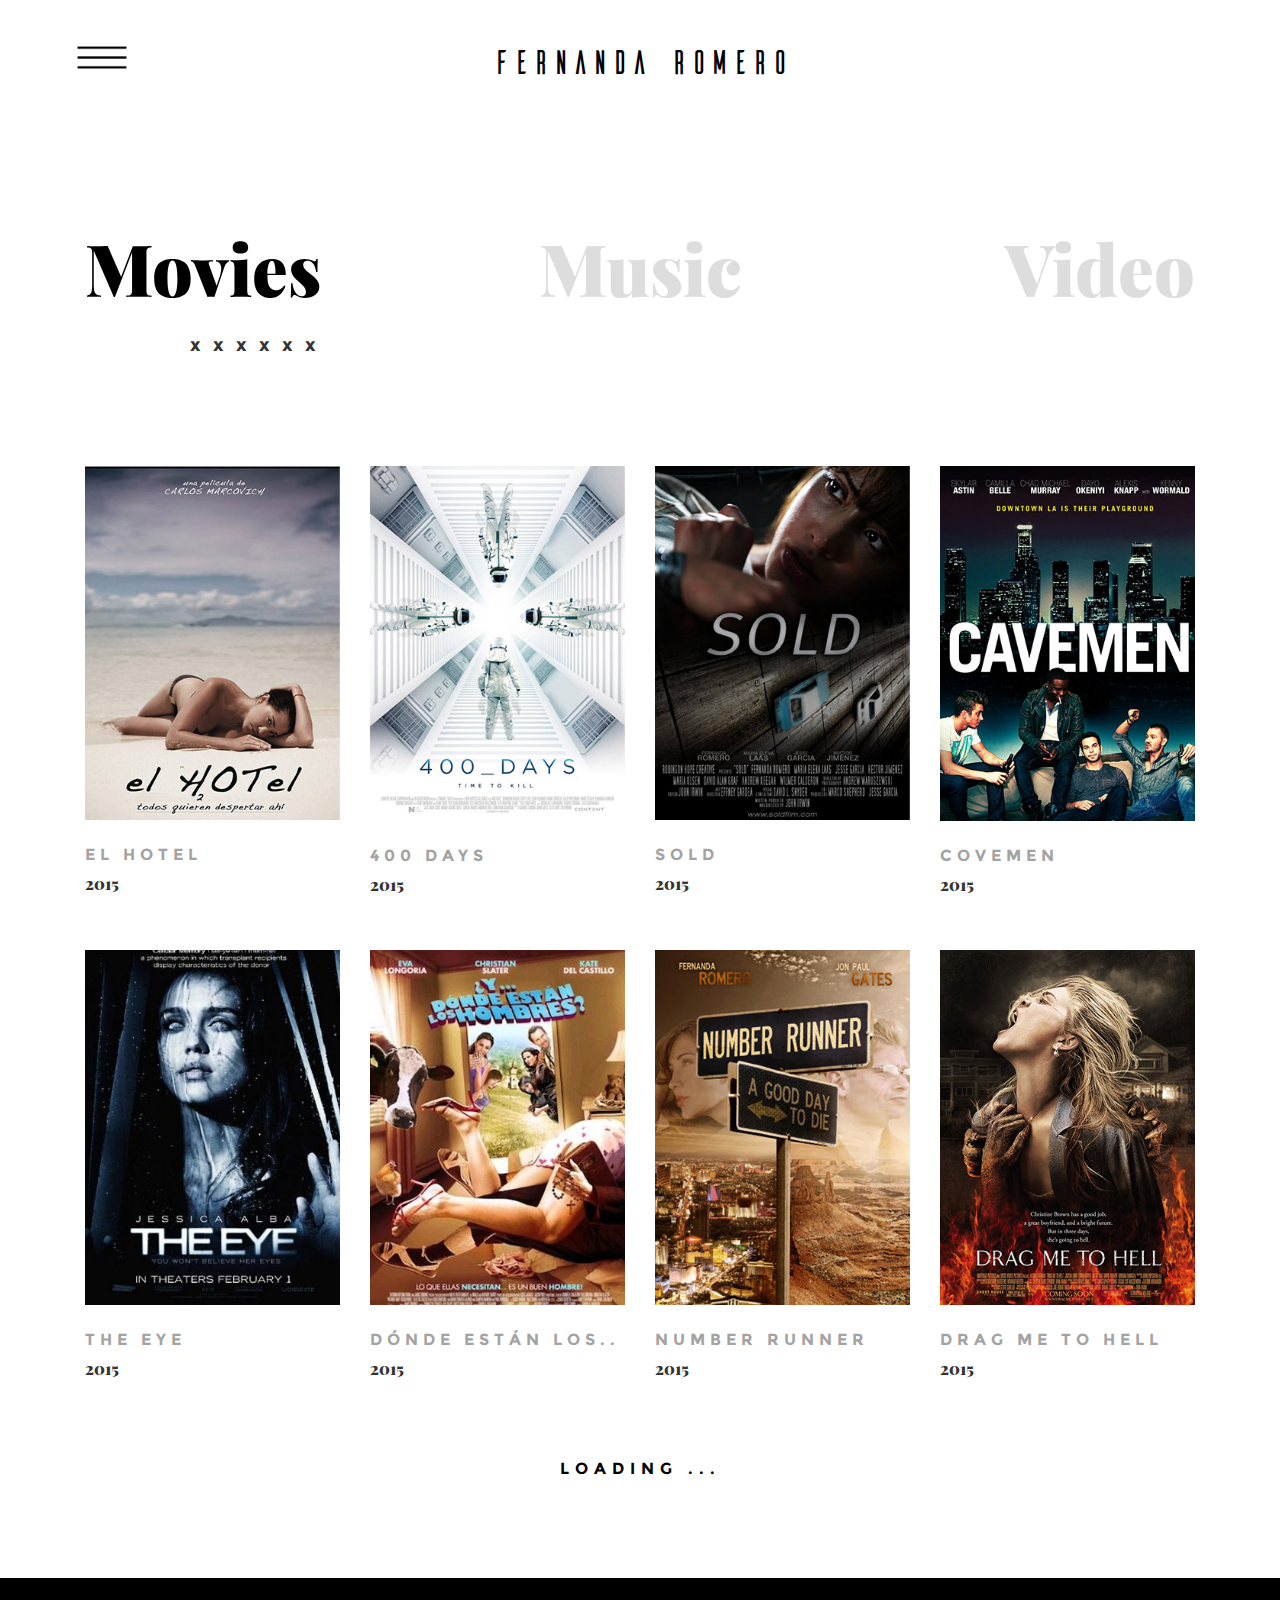
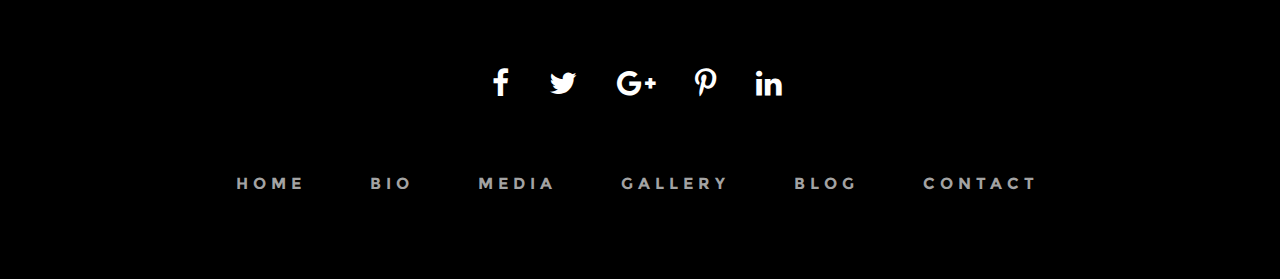
<file: media.html>
<!DOCTYPE html>
<html lang="en">
<head>
     <!-- Meta -->
	<meta charset="utf-8" />
	<title>Профессиональные услуги по созданию сайтов. Алексей Шебалов</title>
	<meta name="description" content="Профессиональные услуги по созданию сайтов" />
    <meta name="keywords" content="создание сайтов, веб-разработчик, разработка сайтов, заказать сайт, landing page" />
	<meta http-equiv="X-UA-Compatible" content="IE=edge" />
	<meta name="viewport" content="width=device-width, initial-scale=1.0" />
	<link rel="icon" href="favicon.ico" type="image/x-icon" />
    <link rel="shortcut icon" href="favicon.ico" type="image/x-icon" />
	
	<link rel="stylesheet" href="css/fonts.css" />
	<link rel="stylesheet" href="libs/bootstrap/css/bootstrap.min.css" />
	<link rel="stylesheet" href="libs/font-awesome/css/font-awesome.min.css" />
	<!-- <link rel="stylesheet" href="libs/magnific-popup/magnific-popup.css" /> -->
	<!-- <link rel="stylesheet" href="libs/animate/animate.min.css" /> -->
	<!-- <link rel="stylesheet" href="libs/owl-carousel/owl.carousel.css"> -->
	<!-- Theme CSS -->
	<!-- <link rel="stylesheet" href="css/main.css" /> -->
	<link rel="stylesheet" href="css/main.css" />
	<link rel="stylesheet" href="css/media.css" />
</head>
<body>

<div class="alex-wrap block-media">

<!-- <div class="block-media"> -->
	
	<img class="big-btn-bar hidden-md hidden-xs hidden-sm"  src="img/black-menu-btn.png" alt="">
	
	<nav class="top-menu hidden-xs hidden-sm hidden-md">
		<img class="close-top-menu" src="img/close.jpg" alt="">
		<ul class="list-inline">
			<li> 
				 <span class="vert-line"></span>
				 <a href="index.html">home </a>
				 <span class="vert-line"></span>						 
			</li>
			<li>
				 <span class="vert-line"></span>						 					
				<a href="bio.html">bio</a>
				 <span class="vert-line"></span>						 
			</li>
			<li>
				 <span class="vert-line"></span>						 
				<a href="media.html">media</a>
				 <span class="vert-line"></span>						 
			</li>
			<li>
				 <span class="vert-line"></span>						 
				<a href="gallery.html">gallery</a>
				 <span class="vert-line"></span>						 
			</li>
			<li>
				 <span class="vert-line"></span>						 
				<a href="">blog</a>
				 <span class="vert-line"></span>						 
			</li>
			<li>
				 <span class="vert-line"></span>						 
				<a href="">contact</a>
				 <span class="vert-line"></span>						 
			</li>
		</ul>			                         
	</nav>


	<nav class="mob-menu hidden-lg ">
		<img class="close-mob-menu" src="img/close.jpg" alt="">
		<ul class="list-unstyled">
			<li> 
				 <a href="index.html">home </a>
			</li>
			<li>
				<a href="bio.html">bio</a>
			</li>
			<li>
				<a href="media.html">media</a>
			</li>
			<li>
				<a href="gallery.html">gallery</a>
			</li>
			<li>
				<a href="">blog</a>
			</li>
			<li>
				<a href="">contact</a>
			</li>
		</ul>			                         
	</nav>

	<div class="container">
		
		<img class="btn-bar-top hidden-lg" src="img/black-top-btn.png" alt="">
		<h1 class="main-name">Fernanda romero</h1>

		<div class="media-category">
			<div class="col-md-4 col-sm-4 col-xs-12 cat-active"><h2><a  href="media.html">Movies</a></h2><p>xxxxxx</p></div>
			<div class="col-md-4 col-sm-4 col-xs-12"><h2><a href="music.php">Music</a></h2><p>xxxxxx</p></div>
			<div class="col-md-4 col-sm-4 col-xs-12"><h2><a href="video.html">Video</a></h2><p>xxxxxx</p></div>
		</div>
		
		<div class="movies-catalog">

 				 <div class="col-lg-3 col-md-4 col-sm-6 col-xs-12"> <img class="img-responsive" src="img/movie-1.jpg" alt=""><h3><a href="movie-single.html">el hotel</a></h3><p>2015</p></div>
				 <div class="col-lg-3 col-md-4 col-sm-6 col-xs-12"> <img class="img-responsive"  src="img/movie-2.jpg" alt=""><h3><a href="movie-single.html">400 days</a></h3><p>2015</p></div>
				 <div class="col-lg-3 col-md-4 col-sm-6 col-xs-12"> <img class="img-responsive" src="img/movie-3.jpg" alt=""><h3><a href="movie-single.html">sold</a></h3><p>2015</p></div>
				 <div class="col-lg-3 col-md-4 col-sm-6 col-xs-12"> <img class="img-responsive" src="img/movie-4.jpg" alt=""><h3><a href="movie-single.html">covemen</a></h3><p>2015</p></div>
				 <div class="col-lg-3 col-md-4 col-sm-6 col-xs-12"> <img class="img-responsive" src="img/movie-5.jpg" alt=""> <h3><a href="movie-single.html"> the eye</a> </h3> <p>2015</p> </div>
				 <div class="col-lg-3 col-md-4 col-sm-6 col-xs-12"> <img class="img-responsive" src="img/movie-6.jpg" alt=""> <h3><a href="movie-single.html">Dónde están los..</a></h3><p>2015</p> </div>
				 <div class="col-lg-3 col-md-4 col-sm-6 col-xs-12"> <img class="img-responsive" src="img/movie-7.jpg" alt=""> <h3><a href="movie-single.html"> number runner</a></h3> <p>2015</p> </div>
				 <div class="col-lg-3 col-md-4 col-sm-6 col-xs-12"> <img class="img-responsive" src="img/movie-8.jpg" alt=""> <h3><a href="movie-single.html">  drag me to hell </a></h3> <p>2015</p> </div>
		</div>

		<a class="loading-link" href="#">Loading ...</a>

	</div>

<!-- </div> -->
<!-- end block-media -->


<footer>
	<div class="container">
		<div class="col-md-12">
			
			<div class="soc-network">
			<a href="#"><i class="fa fa-facebook" aria-hidden="true"></i></a>
			<a href="#"><i class="fa fa-twitter" aria-hidden="true"></i></a>
			<a href="#"><i class="fa fa-google-plus" aria-hidden="true"></i></a>
			<a href="#"><i class="fa fa-pinterest-p" aria-hidden="true"></i></a>
			<a href="#"><i class="fa fa-linkedin" aria-hidden="true"></i></a>
			</div>

			<ul class="foot-menu list-inline">
				<li> 
					 <a href="index.html">home </a>
				</li>
				<li>
					<a href="bio.html">bio</a>
				</li>
				<li>
					<a href="media.html">media</a>
				</li>
				<li>
					<a href="gallery.html">gallery</a>
				</li>
				<li>
					<a href="">blog</a>
				</li>
				<li>
					<a href="">contact</a>
				</li>
			</ul>	

		</div>
	</div>
</footer>
</div>

 <!-- <script src="libs/jquery/jquery1.11.0.min.js"></script> -->
<script type='text/javascript' src="libs/jquery/jquery_1.8.3.min.js"></script>
<script src="js/common.js"></script>	

</body>
</html>
</file>
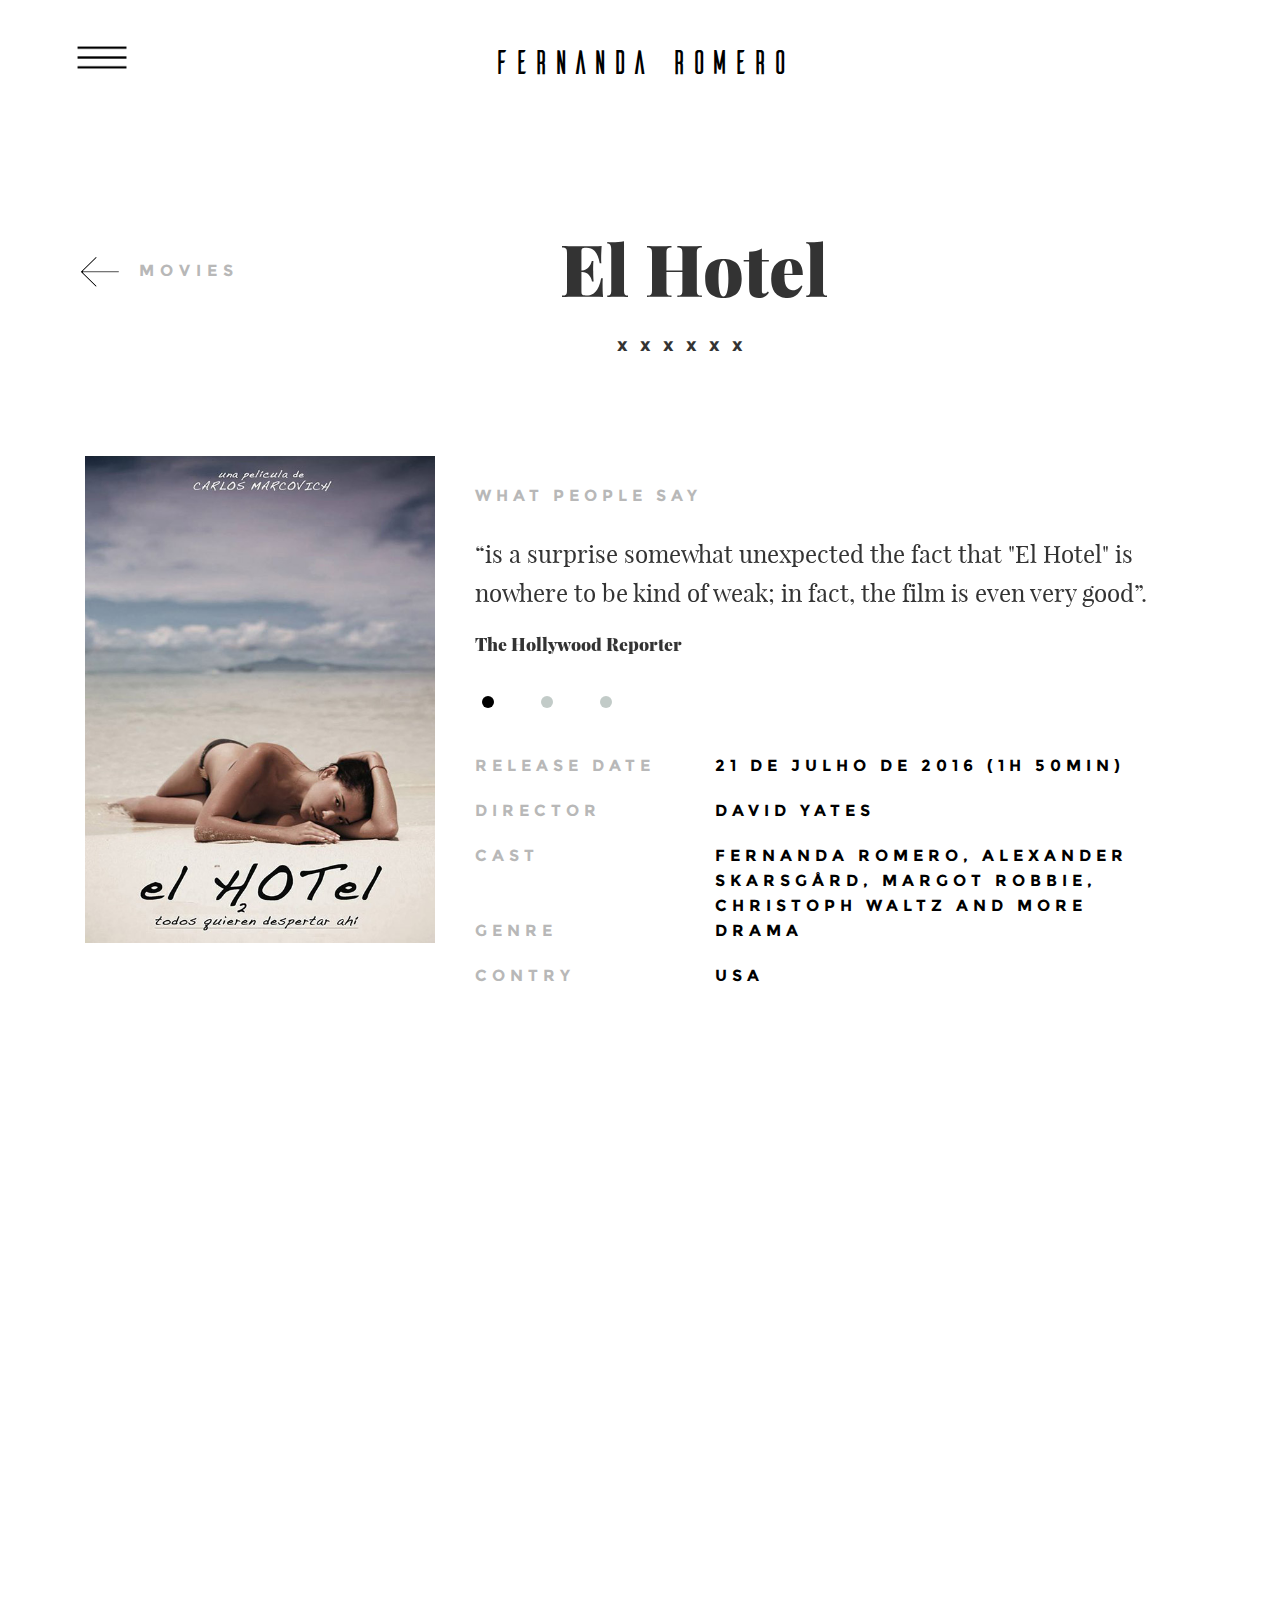
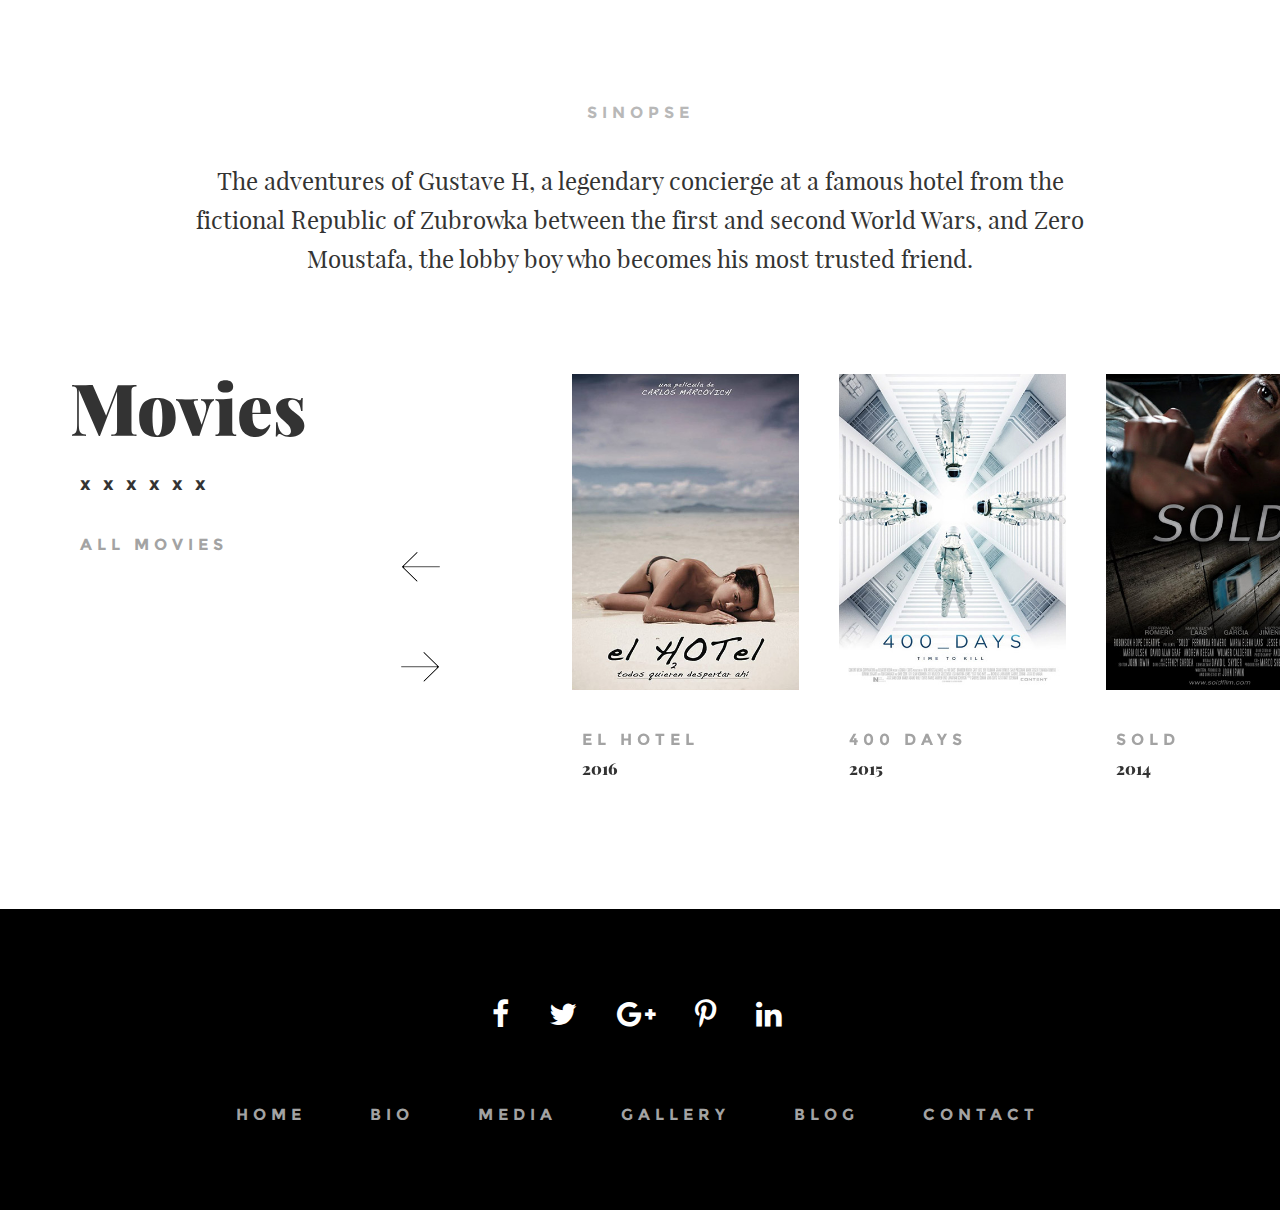
<file: movie-single.html>
<!DOCTYPE html>
<html lang="en">
<head>
     <!-- Meta -->
	<meta charset="utf-8" />
	<title>Профессиональные услуги по созданию сайтов. Алексей Шебалов</title>
	<meta name="description" content="Профессиональные услуги по созданию сайтов" />
    <meta name="keywords" content="создание сайтов, веб-разработчик, разработка сайтов, заказать сайт, landing page" />
	<meta http-equiv="X-UA-Compatible" content="IE=edge" />
	<meta name="viewport" content="width=device-width, initial-scale=1.0" />
	<link rel="icon" href="favicon.ico" type="image/x-icon" />
    <link rel="shortcut icon" href="favicon.ico" type="image/x-icon" />
	
	<link rel="stylesheet" href="css/fonts.css" />
	<link rel="stylesheet" href="libs/bootstrap/css/bootstrap.min.css" />
	<link rel="stylesheet" href="libs/font-awesome/css/font-awesome.min.css" />
	<!-- <link rel="stylesheet" href="libs/magnific-popup/magnific-popup.css" /> -->
	<!-- <link rel="stylesheet" href="libs/animate/animate.min.css" /> -->
	<link rel="stylesheet" href="libs/owl-carousel/owl.carousel.css">
	<link rel="stylesheet" href="libs/owl-carousel/owl.theme.css">
	<!-- Theme CSS -->
	<!-- <link rel="stylesheet" href="css/main.css" /> -->
	<link rel="stylesheet" href="css/main.css" />
	<link rel="stylesheet" href="css/media.css" />
</head>
<body>
	<div class="alex-wrap overlay block-media">

<!-- <div class="block-media"> -->
	
	<img class="big-btn-bar hidden-md hidden-xs hidden-sm"  src="img/black-menu-btn.png" alt="">
	
	<nav class="top-menu hidden-xs hidden-sm hidden-md">
		<img class="close-top-menu" src="img/close.jpg" alt="">
		<ul class="list-inline">
			<li> 
				 <span class="vert-line"></span>
				 <a href="index.html">home </a>
				 <span class="vert-line"></span>						 
			</li>
			<li>
				 <span class="vert-line"></span>						 					
				<a href="bio.html">bio</a>
				 <span class="vert-line"></span>						 
			</li>
			<li>
				 <span class="vert-line"></span>						 
				<a href="media.html">media</a>
				 <span class="vert-line"></span>						 
			</li>
			<li>
				 <span class="vert-line"></span>						 
				<a href="gallery.html">gallery</a>
				 <span class="vert-line"></span>						 
			</li>
			<li>
				 <span class="vert-line"></span>						 
				<a href="">blog</a>
				 <span class="vert-line"></span>						 
			</li>
			<li>
				 <span class="vert-line"></span>						 
				<a href="">contact</a>
				 <span class="vert-line"></span>						 
			</li>
		</ul>			                         
	</nav>


	<nav class="mob-menu hidden-lg ">
		<img class="close-mob-menu" src="img/close.jpg" alt="">
		<ul class="list-unstyled">
			<li> 
				 <a href="index.html">home </a>
			</li>
			<li>
				<a href="bio.html">bio</a>
			</li>
			<li>
				<a href="media.html">media</a>
			</li>
			<li>
				<a href="gallery.html">gallery</a>
			</li>
			<li>
				<a href="">blog</a>
			</li>
			<li>
				<a href="">contact</a>
			</li>
		</ul>			                         
	</nav>

	<div class="container">
		
		<img class="btn-bar-top hidden-lg" src="img/black-top-btn.png" alt="">
		<h1 class="main-name">Fernanda romero</h1>

		<div class="movie-title">
			<div class="col-md-5"><a href="media.html">movies</a></div>
			<div class="col-md-7"><h2>El Hotel</h2><p>xxxxxx</p></div>
		</div>

		<div class="movie-content">

			<div class="col-lg-4 col-md-5 col-sm-6 col-xs-12">
				 <img class="img-responsive" src="img/el_hotel.jpg" alt="">
			</div>

			<div class="col-lg-8 col-md-7 col-sm-12 movie-cont-right feedback">
				<h4>what people say</h4>
				<div id="owl-movie-feedback" class=" owl-carousel owl-theme">
					<div class="item">
<!-- 						<h4>what people say</h4>
 -->						<p>“is a surprise somewhat unexpected the fact that "El Hotel" is
							nowhere to be kind of weak;  in fact, the film is even very good”.</p>
						<span>The Hollywood Reporter</span>
					</div>		
					<div class="item">
<!-- 						<h4>what people say 2</h4>
 -->						<p>“is a surprise somewhat unexpected the fact that "El Hotel" is
							nowhere to be kind of weak;  in fact, the film is even very good”.</p>
						<span>The Hollywood Reporter</span>
					</div>		
					<div class="item">
<!-- 						<h4>what people say 3</h4>
 -->						<p>“is a surprise somewhat unexpected the fact that "El Hotel" is
							nowhere to be kind of weak;  in fact, the film is even very good”.</p>
						<span>The Hollywood Reporter</span>
					</div>
				</div>

				<div class="movie-params">

					<div class="col-md-4 col-sm-4 col-xs-12">
						 <div class="row"> <p>release date</p> </div>
					</div>
					<div class="col-md-8 col-sm-8 col-xs-12">
						 <div class="row"> <span>21 de julho de 2016 (1h 50min)</span></div>
					</div>
					<div class="clearfix"></div>

					<div class="col-md-4 col-sm-4 col-xs-12">
						 <div class="row"><p>director</p> </div>
					</div>
					<div class="col-md-8 col-sm-8 col-xs-12">
						<div class="row">
							<span>David Yates</span></div>
						</div>
					<div class="clearfix"></div>

					<div class="col-md-4 col-sm-4 col-xs-12">
						<div class="row"><p>cast</p> </div>
					</div>
					<div class="col-md-8 col-sm-8 col-xs-12">
						<div class="row"><span>Fernanda Romero, Alexander	Skarsgård, Margot Robbie, Christoph Waltz and more</span></div>
					</div>
					<div class="clearfix"></div>

					<div class="col-md-4 col-sm-4 col-sx-12">
						<div class="row"><p>genre</p> </div>
					</div>
					<div class="col-md-8 col-sm-8 col-sx-12">
						<div class="row"><span>drama</span>	</div>	
					</div>				
					<div class="clearfix"></div>

					<div class="col-md-4 col-sm-4 col-sx-12">
						<div class="row"><p>contry</p> </div>
					</div>
					<div class="col-md-8 col-sm-8 col-sx-12">
						<div class="row"><span>usa</span></div>
					</div>

				</div>

			</div>

		</div>
		
		<div class="wrap-movie-video col-lg-12 col-md-12 col-sm-12 col-xs-12">
<!-- 
			<video controls class="img-responsive"> 
				<source src=http://techslides.com/demos/sample-videos/small.webm type=video/webm> 
				<source src=http://techslides.com/demos/sample-videos/small.ogv type=video/ogg> 
				<source src=http://techslides.com/demos/sample-videos/small.mp4 type=video/mp4>
				<source src=http://techslides.com/demos/sample-videos/small.3gp type=video/3gp>
			</video>
 -->		
				<iframe src="https://player.vimeo.com/video/182786851?title=0&byline=0&portrait=0" frameborder="0" webkitallowfullscreen mozallowfullscreen allowfullscreen></iframe>

		</div>

		<div class="movie-desc col-md-offset-1 col-md-10">
			<h4>sinopse</h4>
			<p>The adventures of Gustave H, a legendary concierge at a famous hotel from the fictional
			Republic of Zubrowka between the first and second World Wars, and Zero Moustafa, the
			lobby boy who becomes his most trusted friend.</p>
		</div>

	</div>

<section class="home-movies">
	<div class="container">

		<div class="block-movies-title">
	    	<h2>Movies</h2>
	    	<p>xxxxxx</p>
	    	<h3><a href="media.html">All movies</a></h3>
		</div>

	 </div>

	<div class="wrap-carousel">
		<div id="owl-movies" class="owl-carousel">

			<div class="item"> <img src="img/hotel.jpg" alt=""> <h3><a href="movie-single.html"> El hotel </a></h3> <p>2016</p> 
			</div>
			<div class="item"><img src="img/400days.jpg" alt=""> <h3> <a href="movie-single.html">400 days </a></h3> <p>2015</p>
			</div>
			<div class="item"><img src="img/sold.jpg" alt=""><h3> <a href="movie-single.html">Sold </a></h3> <p>2014</p></div>
			<div class="item"><img src="img/400days.jpg" alt=""> <h3> <a href="movie-single.html">400 days </a></h3> <p>2015</p></div>
			<div class="item"><img src="img/sold.jpg" alt=""><h3><a href="movie-single.html"> Sold </a></h3> <p>2014</p></div>
			<div class="item"> <img src="img/hotel.jpg" alt=""> <h3><a href="movie-single.html"> El hotel</a> </h3> <p>2016</p>
			 </div>
			<div class="item"><img src="img/400days.jpg" alt=""> <h3><a href="movie-single.html"> 400 days</a></h3> <p>2015</p>
			</div>

		</div>
	</div>

</section>

<footer>
	<div class="container">
		<div class="col-md-12">
			
			<div class="soc-network">
			<a href="#"><i class="fa fa-facebook" aria-hidden="true"></i></a>
			<a href="#"><i class="fa fa-twitter" aria-hidden="true"></i></a>
			<a href="#"><i class="fa fa-google-plus" aria-hidden="true"></i></a>
			<a href="#"><i class="fa fa-pinterest-p" aria-hidden="true"></i></a>
			<a href="#"><i class="fa fa-linkedin" aria-hidden="true"></i></a>
			</div>

			<ul class="foot-menu list-inline">
				<li> 
					 <a href="index.html">home </a>
				</li>
				<li>
					<a href="bio.html">bio</a>
				</li>
				<li>
					<a href="media.html">media</a>
				</li>
				<li>
					<a href="gallery.html">gallery</a>
				</li>
				<li>
					<a href="">blog</a>
				</li>
				<li>
					<a href="">contact</a>
				</li>
			</ul>	

		</div>
	</div>
</footer>
<!-- </div>  -->
<!-- end .block-media -->
</div>

 <!-- <script src="libs/jquery/jquery1.11.0.min.js"></script> -->
<script type='text/javascript' src="libs/jquery/jquery_1.8.3.min.js"></script>
<script src="libs/owl-carousel/owl.carousel.js"></script>
<script src="js/common.js"></script>	

</body>
</html>
</file>
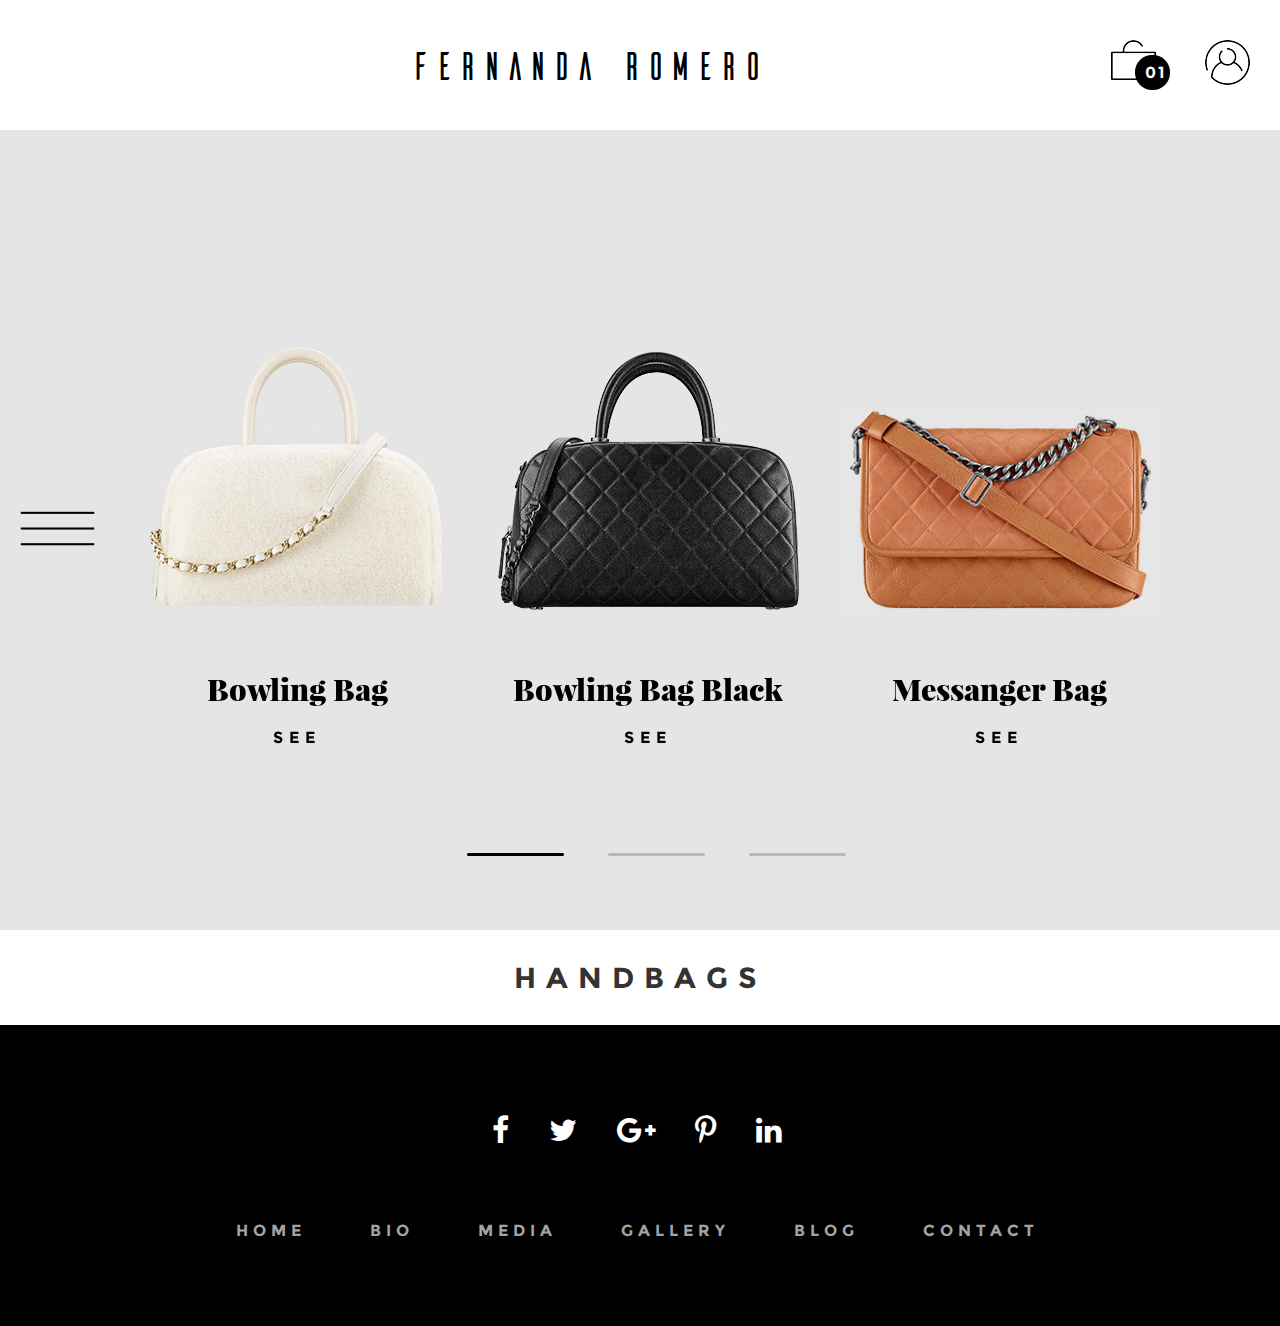
<file: shop-cat.html>
<!DOCTYPE html>
<html lang="en">
<head>
     <!-- Meta -->
	<meta charset="utf-8" />
	<title>site</title>
	<meta name="description" content="" />
    <meta name="keywords" content="" />
	<meta http-equiv="X-UA-Compatible" content="IE=edge" />
	<meta name="viewport" content="width=device-width, initial-scale=1.0" />
	<link rel="icon" href="favicon.ico" type="image/x-icon" />
    <link rel="shortcut icon" href="favicon.ico" type="image/x-icon" />
	
	<link rel="stylesheet" href="css/fonts.css" />
	<link rel="stylesheet" href="libs/bootstrap/css/bootstrap.min.css" />
	<link rel="stylesheet" href="libs/font-awesome/css/font-awesome.min.css" />
	<link rel="stylesheet" href="libs/owl-carousel/owl.carousel.css">

	<link rel="stylesheet" href="css/main-shop.css" />
	<link rel="stylesheet" href="css/media-shop.css" />
	<link rel="stylesheet" href="libs/grayscale2/css/grayscale.css" />

	<!-- Default Theme -->
	<link rel="stylesheet" href="libs/owl-carousel/owl.theme.css">
	<!--[if gte IE 9]>
	  <style type="text/css">
	    .ie-gradient {
	       filter: none;
	    }
	  </style>
	<![endif]-->
</head>
<body>
		
<div class="alex-wrap shop-cat-page">

	<nav class="top-menu hidden-xs hidden-sm">
		<img class="close-top-menu" src="img/close.jpg" alt="">
		<ul class="list-inline">
			<li> 
				 <span class="vert-line"></span>
				 <a href="index.html">home </a>
				 <span class="vert-line"></span>						 
			</li>
			<li>
				 <span class="vert-line"></span>						 					
				<a href="bio.html">bio</a>
				 <span class="vert-line"></span>						 
			</li>
			<li>
				 <span class="vert-line"></span>						 
				<a href="media.html">media</a>
				 <span class="vert-line"></span>						 
			</li>
			<li>
				 <span class="vert-line"></span>						 
				<a href="gallery.html">gallery</a>
				 <span class="vert-line"></span>						 
			</li>
			<li>
				 <span class="vert-line"></span>						 
				<a href="">blog</a>
				 <span class="vert-line"></span>						 
			</li>
			<li>
				 <span class="vert-line"></span>						 
				<a href="">contact</a>
				 <span class="vert-line"></span>						 
			</li>
		</ul>			                         
	</nav>	

	<nav class="mob-menu hidden-lg hidden-md">
		<img class="close-mob-menu" src="img/close.jpg" alt="">
		<ul class="list-unstyled">
			<li> 
				 <a href="index.html">home</a>
			</li>
			<li>
				<a href="bio.html">bio</a>
			</li>
			<li>
				<a href="media.html">media</a>
			</li>
			<li>
				<a href="gallery.html">gallery</a>
			</li>
			<li>
				<a href="">blog</a>
			</li>
			<li>
				<a href="">contact</a>
			</li>
		</ul>			                         
	</nav>

<header>

	<div class="header-top">
		<div class="col-md-1 col-sm-2 col-xs-2 shop-btn-mobile"><img class="hidden-lg" src="img/black-top-btn.png" alt=""></div>
		<div class="col-md-9 col-sm-8 col-xs-8 ">	<h1 class="main-name">Fernanda romero</h1></div>
		<div class="col-md-2 col-sm-2 col-xs-2 padding-left-del text-right">
			<div class="cart"><span>01</span></div>
			<div class="profile hidden-sm hidden-xs "></div>
		</div>
		<div class="clearfix"></div>
	</div>

</header>
	<div class="col-lg-1 hidden-md hidden-sm hidden-xs shop-big-menu-btn">
		<img src="img/shop/shop-big-menu-btn.png" alt="">
	</div>

	<div class="col-lg-11 col-md-12">
		<div class="row">

		<div id="owl-shop-products" class="owl-carousel owl-theme">
		<!-- <div id="owl-shop-products" class=""> -->

			<div class="item">		

				<div class="col-md-4 product">
					<div class="wrap_prod_img"><img class="img-responsive" src="img/shop/bowling_bag.jpg" alt=""></div>
					<h2>Bowling Bag</h2>
					<a href="single-prod.html">see</a>
				</div>
				<div class="col-md-4 product">
					<div class="wrap_prod_img"><img class="img-responsive" src="img/shop/black_bag.jpg" alt=""></div>
					<h2>Bowling Bag Black</h2>
					<a href="#">see</a>
				</div>
				<div class="col-md-4 product">
					<div class="wrap_prod_img"><img class="img-responsive"  src="img/shop/messeng_bag.jpg" alt=""></div>
					<h2>Messanger Bag</h2>
					<a href="#">see</a>
				</div>

			</div>

			<div class="item">		

				<div class="col-md-4 product">
					<div class="wrap_prod_img"><img src="img/shop/bowling_bag.jpg" alt=""></div>
					<h2>Bowling Bag</h2>
					<a href="#">see</a>
				</div>
				<div class="col-md-4 product">
					<div class="wrap_prod_img"><img src="img/shop/black_bag.jpg" alt=""></div>
					<h2>Bowling Bag Black</h2>
					<a href="#">see</a>
				</div>
				<div class="col-md-4 product">
					<div class="wrap_prod_img"><img src="img/shop/messeng_bag.jpg" alt=""></div>
					<h2>Messanger Bag</h2>
					<a href="#">see</a>
				</div>

			</div>
			<div class="item">		

				<div class="col-md-4 product">
					<div class="wrap_prod_img"><img src="img/shop/bowling_bag.jpg" alt=""></div>
					<h2>Bowling Bag</h2>
					<a href="#">see</a>
				</div>
				<div class="col-md-4 product">
					<div class="wrap_prod_img"><img src="img/shop/black_bag.jpg" alt=""></div>
					<h2>Bowling Bag Black</h2>
					<a href="#">see</a>
				</div>
				<div class="col-md-4 product">
					<div class="wrap_prod_img"><img src="img/shop/messeng_bag.jpg" alt=""></div>
					<h2>Messanger Bag</h2>
					<a href="#">see</a>
				</div>

			</div>
			
		</div>
		<!-- # end owl-demo -->
		</div>
</div>



	<div class="clearfix"></div>
	<h2 class="title-category">Handbags</h2>

<section class="prod-no-slider hidden-md hidden-lg">

	<div class="col-sm-12 product">
		<div class="wrap_prod_img"><img class="img-responsive" src="img/shop/bowling_bag.jpg" alt=""></div>
		<h2>Bowling Bag</h2>
		<a href="single-prod.html">see</a>
	</div>
	<div class="col-sm-12 product">
		<div class="wrap_prod_img"><img class="img-responsive" src="img/shop/black_bag.jpg" alt=""></div>
		<h2>Bowling Bag Black</h2>
		<a href="#">see</a>
	</div>
	<div class="col-sm-12 product">
		<div class="wrap_prod_img"><img class="img-responsive" src="img/shop/messeng_bag.jpg" alt=""></div>
		<h2>Messanger Bag</h2>
		<a href="#">see</a>
	</div>

</section>	

<footer>
	<div class="container">
		<div class="col-md-12">
			
			<div class="soc-network">
			<a href="#"><i class="fa fa-facebook" aria-hidden="true"></i></a>
			<a href="#"><i class="fa fa-twitter" aria-hidden="true"></i></a>
			<a href="#"><i class="fa fa-google-plus" aria-hidden="true"></i></a>
			<a href="#"><i class="fa fa-pinterest-p" aria-hidden="true"></i></a>
			<a href="#"><i class="fa fa-linkedin" aria-hidden="true"></i></a>
			</div>

			<ul class="foot-menu list-inline">
				<li> 
					 <a href="index.html">home </a>
				</li>
				<li>
					<a href="bio.html">bio</a>
				</li>
				<li>
					<a href="media.html">media</a>
				</li>
				<li>
					<a href="gallery.html">gallery</a>
				</li>
				<li>
					<a href="">blog</a>
				</li>
				<li>
					<a href="">contact</a>
				</li>
			</ul>	

		</div>
	</div>
</footer>

</div>

 <!-- <script src="libs/jquery/jquery1.11.0.min.js"></script> -->
<script type='text/javascript' src="libs/jquery/jquery_1.8.3.min.js"></script>
<script src="libs/owl-carousel/owl.carousel.js"></script>


<script src="js/common.js"></script>	
 <script type='text/javascript' src='libs/grayscale2/js/modernizr.custom.js'></script>
<script type='text/javascript' src='libs/grayscale2/js/imagesloaded.pkgd.min.js'></script>
<script type='text/javascript' src='libs/grayscale2/js/grayscale.js'></script>
<script type='text/javascript' src="libs/grayscale2/js/functions.js"></script>

</body>
</html>
</file>
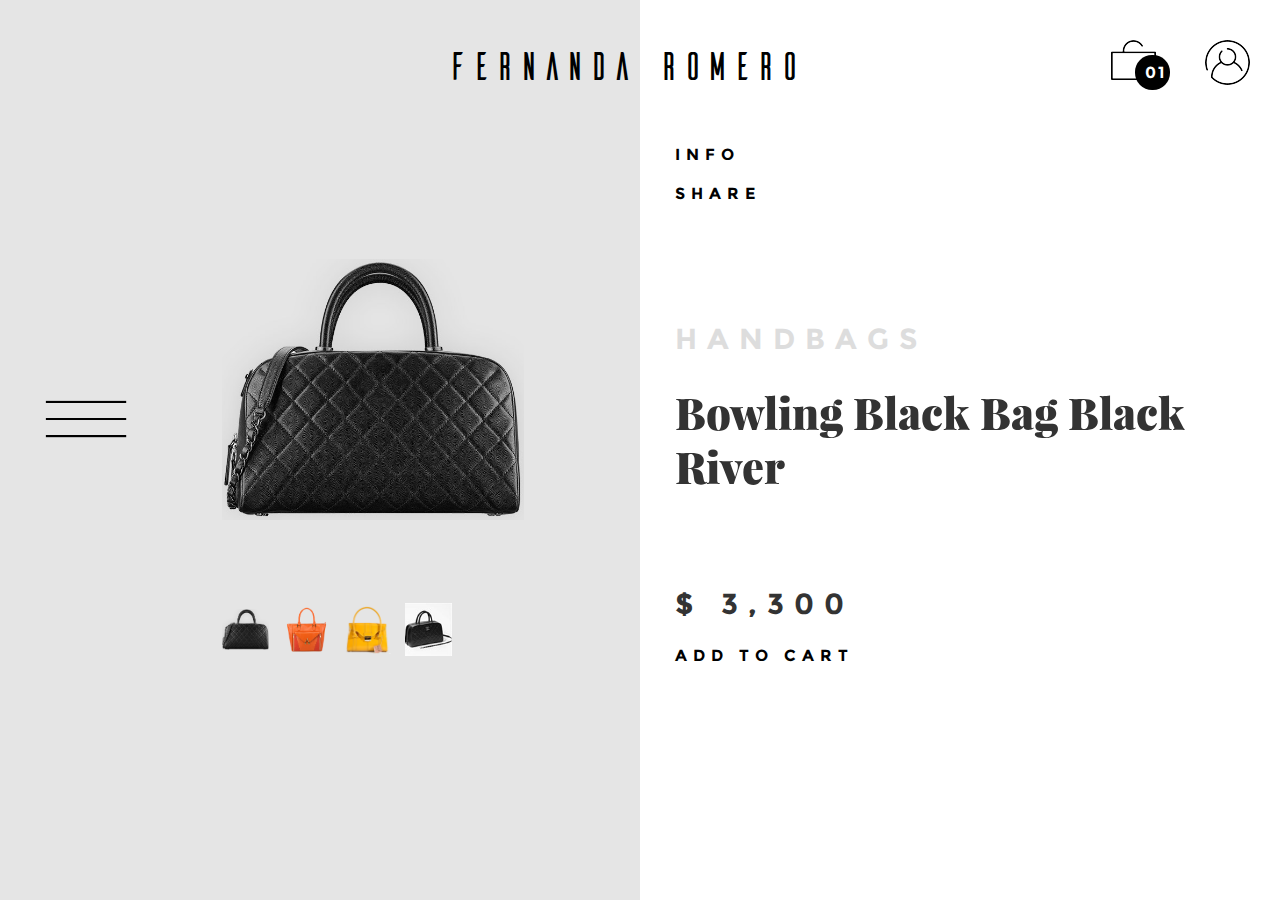
<file: single-prod.html>
<!DOCTYPE html>
<html lang="en">
<head>
     <!-- Meta -->
	<meta charset="utf-8" />
	<title>site</title>
	<meta name="description" content="" />
    <meta name="keywords" content="" />
	<meta http-equiv="X-UA-Compatible" content="IE=edge" />
	<meta name="viewport" content="width=device-width, initial-scale=1.0" />
	<link rel="icon" href="favicon.ico" type="image/x-icon" />
    <link rel="shortcut icon" href="favicon.ico" type="image/x-icon" />
	
	<link rel="stylesheet" href="css/fonts.css" />
	<link rel="stylesheet" href="libs/bootstrap/css/bootstrap.min.css" />
	<link rel="stylesheet" href="libs/font-awesome/css/font-awesome.min.css" />
	<link rel="stylesheet" href="libs/owl-carousel/owl.carousel.css">

	<link rel="stylesheet" href="css/main-shop.css" />
	<link rel="stylesheet" href="css/media-shop.css" />
	<link rel="stylesheet" href="libs/grayscale2/css/grayscale.css" />

	<!-- Default Theme -->
	<link rel="stylesheet" href="libs/owl-carousel/owl.theme.css">
	<!--[if gte IE 9]>
	  <style type="text/css">
	    .ie-gradient {
	       filter: none;
	    }
	  </style>
	<![endif]-->
</head>
<body>
		
<div class="alex-wrap single-product">

	<nav class="top-menu hidden-xs hidden-sm">
		<img class="close-top-menu" src="img/close.jpg" alt="">
		<ul class="list-inline">
			<li> 
				 <span class="vert-line"></span>
				 <a href="index.html">home </a>
				 <span class="vert-line"></span>						 
			</li>
			<li>
				 <span class="vert-line"></span>						 					
				<a href="bio.html">bio</a>
				 <span class="vert-line"></span>						 
			</li>
			<li>
				 <span class="vert-line"></span>						 
				<a href="media.html">media</a>
				 <span class="vert-line"></span>						 
			</li>
			<li>
				 <span class="vert-line"></span>						 
				<a href="gallery.html">gallery</a>
				 <span class="vert-line"></span>						 
			</li>
			<li>
				 <span class="vert-line"></span>						 
				<a href="">blog</a>
				 <span class="vert-line"></span>						 
			</li>
			<li>
				 <span class="vert-line"></span>						 
				<a href="">contact</a>
				 <span class="vert-line"></span>						 
			</li>
		</ul>			                         
	</nav>	

	<nav class="mob-menu hidden-lg hidden-md">
		<img class="close-mob-menu" src="img/close.jpg" alt="">
		<ul class="list-unstyled">
			<li> 
				 <a href="index.html">home</a>
			</li>
			<li>
				<a href="bio.html">bio</a>
			</li>
			<li>
				<a href="media.html">media</a>
			</li>
			<li>
				<a href="gallery.html">gallery</a>
			</li>
			<li>
				<a href="">blog</a>
			</li>
			<li>
				<a href="">contact</a>
			</li>
		</ul>			                         
	</nav>

	<header>

		<div class="header-top">
			<div class="col-md-1 col-sm-2 col-xs-2 shop-btn-mobile"><img class="hidden-lg" src="img/black-top-btn.png" alt=""></div>
			<div class="col-md-9 col-sm-8 col-xs-8 ">	<h1 class="main-name">Fernanda romero</h1></div>
			<div class="col-md-2 col-sm-2 col-xs-2 padding-left-del text-right">
				<div class="cart"><span>01</span></div>
				<div class="profile hidden-sm hidden-xs "></div>
			</div>
			<div class="clearfix"></div>
		</div>

	</header>
	
	<div class="col-md-6 col-sm-12 block-left">
		<div class="row">

			<div class="col-md-2 col-lg-2 hidden-md hidden-sm hidden-xs shop-big-menu-btn">
				<img src="img/shop/shop-big-menu-btn.png" alt="">
			</div>

			<!-- <div class="col-md-11 shop-single-imgs"> -->
			<div class="col-md-10 col-lg-10 col-sm-12">
				<div class="row shop-single-imgs">
					
					<div class="single-main-img">
						<img class="img-responsive" src="img/shop/single_prod.jpg" alt="">
					</div>

					<div class="thumbs">
						<div><img src="img/shop/single_prod.jpg" data-img="img/shop/single_prod.jpg" alt=""></div>
						<div><img src="img/shop/bag1.png" data-img="img/shop/bag1.png" alt=""></div>
						<!-- <div>	<img src="img/shop/messeng_bag.jpg" data-img="img/shop/messeng_bag.jpg" alt=""></div> -->
						<div><img src="img/shop/bag2.png" data-img="img/shop/bag2.png" alt=""></div>
						<div><img src="img/shop/thumb_prod1.jpg" data-img="img/shop/single_prod.jpg" alt=""></div>
					</div>


				</div>
			</div>

		</div>		
	</div>

	<div class="col-md-6 col-sm-12 block-right">

			<div class="dop-info hidden-xs hidden-sm">
				<a href="#">info</a>
				<a href="#">share</a>
			</div>
			<div class="wrap-cat-cart">	
				<div class="cat-and-title">
					<h3>handbags</h3>
					<h2>bowling black bag black river</h2>
				</div>
				<div class="wrap-price-cart">
					<p>$ 3,300</p>
					<a href="cart.html">add to cart</a>
				</div>
			</div>
			<div class="dop-info hidden-lg hidden-md">
				<a href="#">info</a>
				<a href="#">share</a>
			</div>
	
	</div>

<div class="clearfix"></div>

<footer class="hidden-lg hidden-md hidden-sm">
	<div class="container">
		<div class="col-md-12">
			
			<div class="soc-network">
			<a href="#"><i class="fa fa-facebook" aria-hidden="true"></i></a>
			<a href="#"><i class="fa fa-twitter" aria-hidden="true"></i></a>
			<a href="#"><i class="fa fa-google-plus" aria-hidden="true"></i></a>
			<a href="#"><i class="fa fa-pinterest-p" aria-hidden="true"></i></a>
			<a href="#"><i class="fa fa-linkedin" aria-hidden="true"></i></a>
			</div>

			<ul class="foot-menu list-inline">
				<li> 
					 <a href="index.html">home </a>
				</li>
				<li>
					<a href="bio.html">bio</a>
				</li>
				<li>
					<a href="media.html">media</a>
				</li>
				<li>
					<a href="gallery.html">gallery</a>
				</li>
				<li>
					<a href="">blog</a>
				</li>
				<li>
					<a href="">contact</a>
				</li>
			</ul>	

		</div>
	</div>
</footer>


</div>

 <!-- <script src="libs/jquery/jquery1.11.0.min.js"></script> -->
<script type='text/javascript' src="libs/jquery/jquery_1.8.3.min.js"></script>
<script src="libs/owl-carousel/owl.carousel.js"></script>


<script src="js/common.js"></script>	
 <script type='text/javascript' src='libs/grayscale2/js/modernizr.custom.js'></script>
<script type='text/javascript' src='libs/grayscale2/js/imagesloaded.pkgd.min.js'></script>
<script type='text/javascript' src='libs/grayscale2/js/grayscale.js'></script>
<script type='text/javascript' src="libs/grayscale2/js/functions.js"></script>

</body>
</html>
</file>
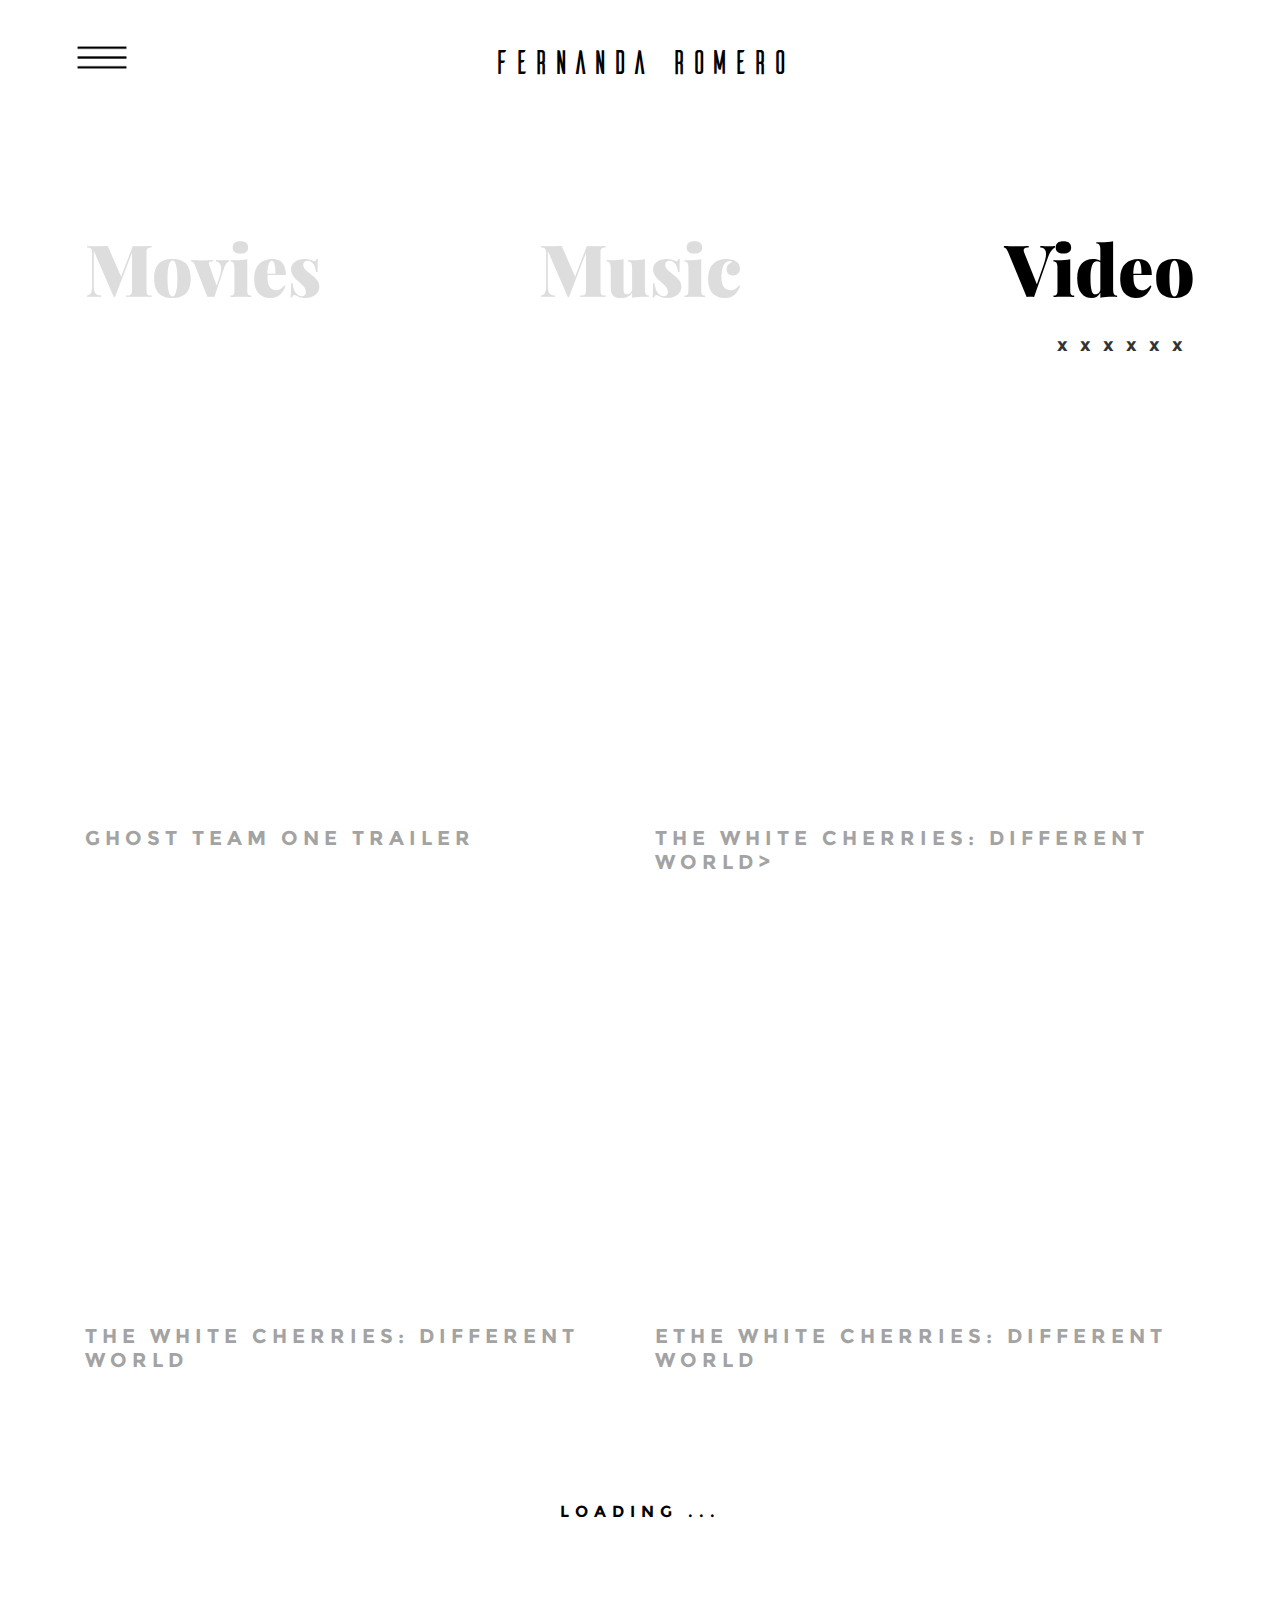
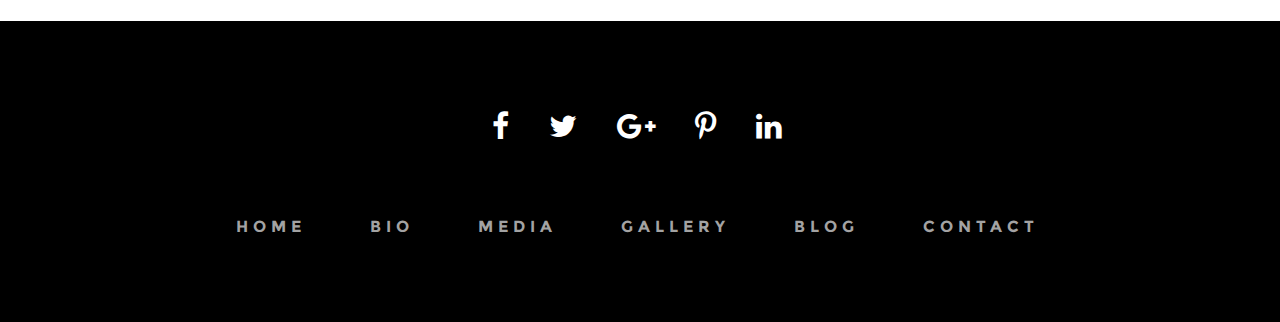
<file: video.html>
<!DOCTYPE html>
<html lang="en">
<head>
     <!-- Meta -->
	<meta charset="utf-8" />
	<title>Профессиональные услуги по созданию сайтов. Алексей Шебалов</title>
	<meta name="description" content="Профессиональные услуги по созданию сайтов" />
    <meta name="keywords" content="создание сайтов, веб-разработчик, разработка сайтов, заказать сайт, landing page" />
	<meta http-equiv="X-UA-Compatible" content="IE=edge" />
	<meta name="viewport" content="width=device-width, initial-scale=1.0" />
	<link rel="icon" href="favicon.ico" type="image/x-icon" />
    <link rel="shortcut icon" href="favicon.ico" type="image/x-icon" />
	
	<link rel="stylesheet" href="css/fonts.css" />
	<link rel="stylesheet" href="libs/bootstrap/css/bootstrap.min.css" />
	<link rel="stylesheet" href="libs/font-awesome/css/font-awesome.min.css" />
	<!-- <link rel="stylesheet" href="libs/magnific-popup/magnific-popup.css" /> -->
	<!-- <link rel="stylesheet" href="libs/animate/animate.min.css" /> -->
	<!-- <link rel="stylesheet" href="libs/owl-carousel/owl.carousel.css"> -->
	<!-- Theme CSS -->
	<!-- <link rel="stylesheet" href="css/main.css" /> -->
	<link rel="stylesheet" href="css/main.css" />
	<link rel="stylesheet" href="css/media.css" />
</head>
<body>

<div class="alex-wrap">

<div class="block-media">
	
	<img class="big-btn-bar hidden-md hidden-xs hidden-sm"  src="img/black-menu-btn.png" alt="">
	
	<nav class="top-menu hidden-xs hidden-sm hidden-md">
		<img class="close-top-menu" src="img/close.jpg" alt="">
		<ul class="list-inline">
			<li> 
				 <span class="vert-line"></span>
				 <a href="index.html">home </a>
				 <span class="vert-line"></span>						 
			</li>
			<li>
				 <span class="vert-line"></span>						 					
				<a href="bio.html">bio</a>
				 <span class="vert-line"></span>						 
			</li>
			<li>
				 <span class="vert-line"></span>						 
				<a href="media.html">media</a>
				 <span class="vert-line"></span>						 
			</li>
			<li>
				 <span class="vert-line"></span>						 
				<a href="gallery.html">gallery</a>
				 <span class="vert-line"></span>						 
			</li>
			<li>
				 <span class="vert-line"></span>						 
				<a href="">blog</a>
				 <span class="vert-line"></span>						 
			</li>
			<li>
				 <span class="vert-line"></span>						 
				<a href="">contact</a>
				 <span class="vert-line"></span>						 
			</li>
		</ul>			                         
	</nav>


	<nav class="mob-menu hidden-lg ">
		<img class="close-mob-menu" src="img/close.jpg" alt="">
		<ul class="list-unstyled">
			<li> 
				 <a href="index.html">home </a>
			</li>
			<li>
				<a href="bio.html">bio</a>
			</li>
			<li>
				<a href="media.html">media</a>
			</li>
			<li>
				<a href="gallery.html">gallery</a>
			</li>
			<li>
				<a href="">blog</a>
			</li>
			<li>
				<a href="">contact</a>
			</li>
		</ul>			                         
	</nav>

	<div class="container">
		
		<img class="btn-bar-top hidden-lg" src="img/black-top-btn.png" alt="">
		<h1 class="main-name">Fernanda romero</h1>

		<div class="media-category">
			<div class="col-md-4 col-sm-4 col-xs-12 "><h2><a  href="media.html">Movies</a></h2><p>xxxxxx</p></div>
			<div class="col-md-4 col-sm-4 col-xs-12"><h2><a href="music.php">Music</a></h2><p>xxxxxx</p></div>
			<div class="col-md-4 col-sm-4 col-xs-12 cat-active"><h2><a href="video.html">Video</a></h2><p>xxxxxx</p></div>
		</div>
		
		<!-- <div class="movies-catalog video-catalog"> -->
		<div class="video-catalog">

			<div class="col-lg-6 col-md-6 col-sm-6 col-xs-12">
					<!-- <img class="img-responsive" src="img/movie-1.jpg" alt=""> -->
				<iframe src="https://player.vimeo.com/video/182786851?title=0&byline=0&portrait=0" frameborder="0" webkitallowfullscreen mozallowfullscreen allowfullscreen></iframe>
	<!-- 
				<p><a href="https://vimeo.com/182786851">Chamacas Babysitter Tv Series Espanol</a> from <a href="https://vimeo.com/fernandaromero">fernanda romero</a> on <a href="https://vimeo.com">Vimeo</a>.</p>
	 -->			
				<h3>GHOST TEAM ONE TRAILER</h3>
			</div>
			
			<div class="col-lg-6 col-md-6 col-sm-6 col-xs-12 item-video-2">
				<!-- <img class="img-responsive" src="img/movie-1.jpg" alt=""> -->
				<iframe src="https://player.vimeo.com/video/182784437?title=0&byline=0&portrait=0" width="640" height="360" frameborder="0" webkitallowfullscreen mozallowfullscreen allowfullscreen></iframe>
<!-- 
				<p><a href="https://vimeo.com/182784437">CHAMACAS- -Primera Intuición Tv Series Espanol</a> from <a href="https://vimeo.com/fernandaromero">fernanda romero</a> on <a href="https://vimeo.com">Vimeo</a>.</p>
 -->
				<h3>THE WHITE  CHERRIES: DIFFERENT WORLD></h3>
			</div>

			<div class="col-lg-6 col-md-6 col-sm-6 col-xs-12 ">
					<!-- <img class="img-responsive" src="img/movie-1.jpg" alt=""> -->
				<iframe src="https://player.vimeo.com/video/182786851?title=0&byline=0&portrait=0" width="640" height="360" frameborder="0" webkitallowfullscreen mozallowfullscreen allowfullscreen></iframe>
	<!-- 
				<p><a href="https://vimeo.com/182786851">Chamacas Babysitter Tv Series Espanol</a> from <a href="https://vimeo.com/fernandaromero">fernanda romero</a> on <a href="https://vimeo.com">Vimeo</a>.</p>
	 -->			
				<h3>THE WHITE  CHERRIES: DIFFERENT WORLD</h3>
			</div>

			<div class="col-lg-6 col-md-6 col-sm-6 col-xs-12 item-video-2">
				<!-- <img class="img-responsive" src="img/movie-1.jpg" alt=""> -->
				<iframe src="https://player.vimeo.com/video/182784437?title=0&byline=0&portrait=0" width="640" height="360" frameborder="0" webkitallowfullscreen mozallowfullscreen allowfullscreen></iframe>
<!-- 
				<p><a href="https://vimeo.com/182784437">CHAMACAS- -Primera Intuición Tv Series Espanol</a> from <a href="https://vimeo.com/fernandaromero">fernanda romero</a> on <a href="https://vimeo.com">Vimeo</a>.</p>
 -->
				<h3>eTHE WHITE  CHERRIES: DIFFERENT WORLD</h3>
			</div>

		</div>
		
		<a class="loading-link" href="#">Loading ...</a>

	</div>
</div>


<footer>
	<div class="container">
		<div class="col-md-12">
			
			<div class="soc-network">
			<a href="#"><i class="fa fa-facebook" aria-hidden="true"></i></a>
			<a href="#"><i class="fa fa-twitter" aria-hidden="true"></i></a>
			<a href="#"><i class="fa fa-google-plus" aria-hidden="true"></i></a>
			<a href="#"><i class="fa fa-pinterest-p" aria-hidden="true"></i></a>
			<a href="#"><i class="fa fa-linkedin" aria-hidden="true"></i></a>
			</div>

			<ul class="foot-menu list-inline">
				<li> 
					 <a href="index.html">home </a>
				</li>
				<li>
					<a href="bio.html">bio</a>
				</li>
				<li>
					<a href="media.html">media</a>
				</li>
				<li>
					<a href="gallery.html">gallery</a>
				</li>
				<li>
					<a href="">blog</a>
				</li>
				<li>
					<a href="">contact</a>
				</li>
			</ul>	

		</div>
	</div>
</footer>
</div>

 <!-- <script src="libs/jquery/jquery1.11.0.min.js"></script> -->
<script type='text/javascript' src="libs/jquery/jquery_1.8.3.min.js"></script>
<script src="js/common.js"></script>	

</body>
</html>
</file>
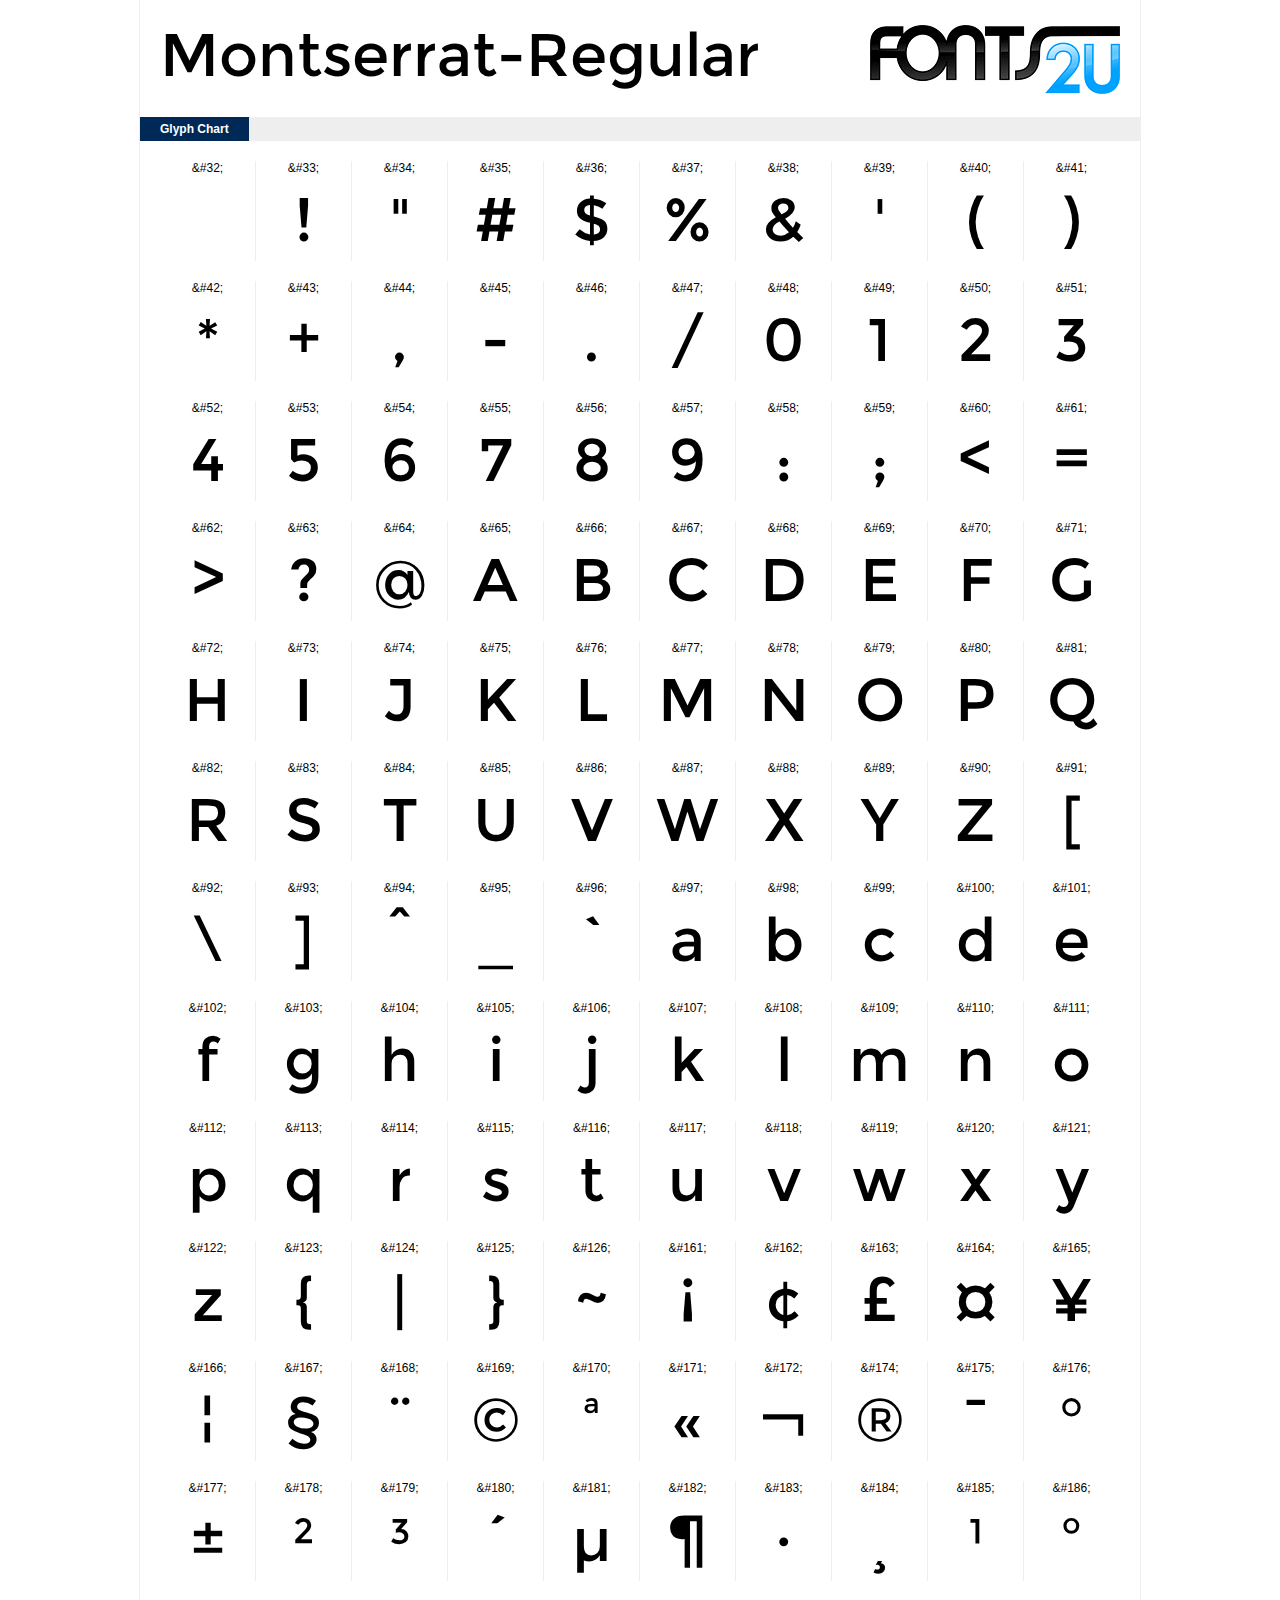
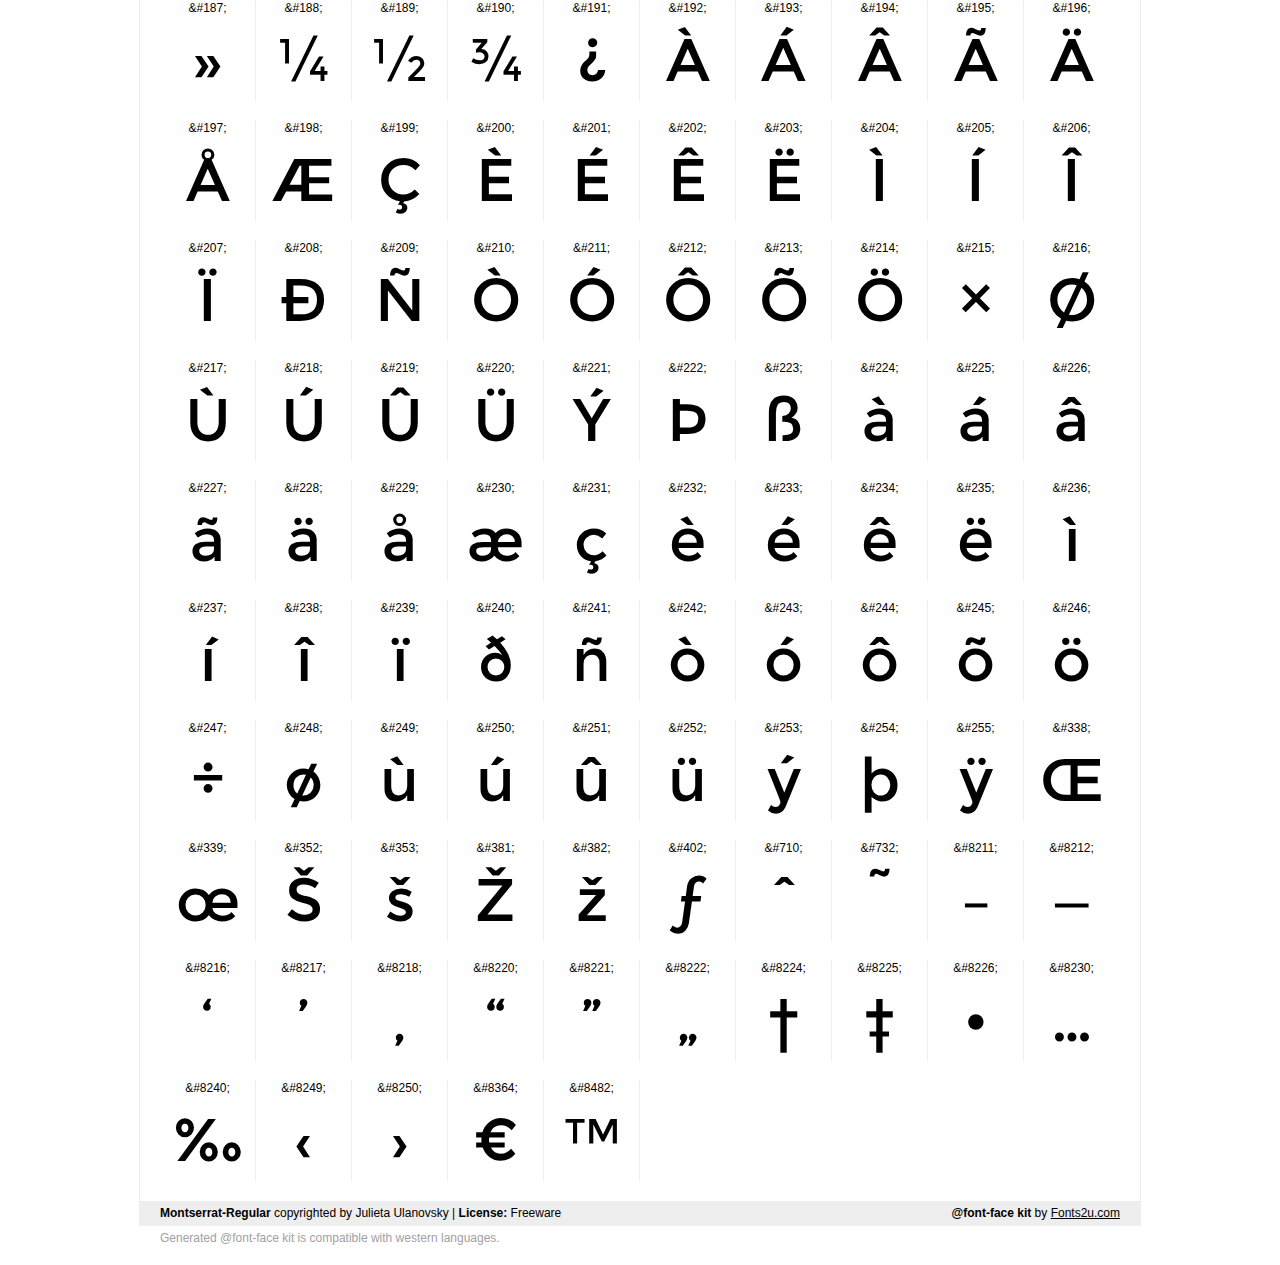
<file: fonts/Montserrat-Regular/demo.html>
﻿<!DOCTYPE html PUBLIC "-//W3C//DTD XHTML 1.0 Strict//EN" "http://www.w3.org/TR/xhtml1/DTD/xhtml1-strict.dtd"> 

<html xmlns="http://www.w3.org/1999/xhtml"> 

  <head> 

    <title>Montserrat-Regular @font-face kit sample</title> 
    <meta http-equiv="Content-Type" content="text/html; charset=utf-8" />
    
    <style media="screen" type="text/css">/*<![CDATA[*/@import 'stylesheet.css';/*]]>*/</style>
    <style media="screen" type="text/css">/*<![CDATA[*/@import 'demo-files/demo.css';/*]]>*/</style>
    <style type="text/css">#title,#glyphs p{font-family:"Montserrat-Regular"}</style>

 </head> 
 
<body> 

	<div id="wrapper">
		<div id="title">
			Montserrat-Regular		</div>
		<div id="logo">
			<a href="http://www.fonts2u.com" target="_blank"><img src="demo-files/fonts2u_logo.gif" width="250" height="69" alt="Fonts2u.com logo" /></a>
		</div>
		<div class="clr"></div>

		<div id="menu">
			<ul>
				<li class="selected"><a href="#glyphs">Glyph Chart</a></li>
			<ul>
			<div class="clr"></div>
		</div>

		<div id="content">
			
			<div id="glyphs">
				﻿<div class="g">&amp;#32;<p> </p></div>﻿<div class="g">&amp;#33;<p>!</p></div>﻿<div class="g">&amp;#34;<p>"</p></div>﻿<div class="g">&amp;#35;<p>#</p></div>﻿<div class="g">&amp;#36;<p>$</p></div>﻿<div class="g">&amp;#37;<p>%</p></div>﻿<div class="g">&amp;#38;<p>&</p></div>﻿<div class="g">&amp;#39;<p>'</p></div>﻿<div class="g">&amp;#40;<p>(</p></div>﻿<div class="g noborder">&amp;#41;<p>)</p></div><div class="clr"></div>﻿<div class="g">&amp;#42;<p>*</p></div>﻿<div class="g">&amp;#43;<p>+</p></div>﻿<div class="g">&amp;#44;<p>,</p></div>﻿<div class="g">&amp;#45;<p>-</p></div>﻿<div class="g">&amp;#46;<p>.</p></div>﻿<div class="g">&amp;#47;<p>/</p></div>﻿<div class="g">&amp;#48;<p>0</p></div>﻿<div class="g">&amp;#49;<p>1</p></div>﻿<div class="g">&amp;#50;<p>2</p></div>﻿<div class="g noborder">&amp;#51;<p>3</p></div><div class="clr"></div>﻿<div class="g">&amp;#52;<p>4</p></div>﻿<div class="g">&amp;#53;<p>5</p></div>﻿<div class="g">&amp;#54;<p>6</p></div>﻿<div class="g">&amp;#55;<p>7</p></div>﻿<div class="g">&amp;#56;<p>8</p></div>﻿<div class="g">&amp;#57;<p>9</p></div>﻿<div class="g">&amp;#58;<p>:</p></div>﻿<div class="g">&amp;#59;<p>;</p></div>﻿<div class="g">&amp;#60;<p><</p></div>﻿<div class="g noborder">&amp;#61;<p>=</p></div><div class="clr"></div>﻿<div class="g">&amp;#62;<p>></p></div>﻿<div class="g">&amp;#63;<p>?</p></div>﻿<div class="g">&amp;#64;<p>@</p></div>﻿<div class="g">&amp;#65;<p>A</p></div>﻿<div class="g">&amp;#66;<p>B</p></div>﻿<div class="g">&amp;#67;<p>C</p></div>﻿<div class="g">&amp;#68;<p>D</p></div>﻿<div class="g">&amp;#69;<p>E</p></div>﻿<div class="g">&amp;#70;<p>F</p></div>﻿<div class="g noborder">&amp;#71;<p>G</p></div><div class="clr"></div>﻿<div class="g">&amp;#72;<p>H</p></div>﻿<div class="g">&amp;#73;<p>I</p></div>﻿<div class="g">&amp;#74;<p>J</p></div>﻿<div class="g">&amp;#75;<p>K</p></div>﻿<div class="g">&amp;#76;<p>L</p></div>﻿<div class="g">&amp;#77;<p>M</p></div>﻿<div class="g">&amp;#78;<p>N</p></div>﻿<div class="g">&amp;#79;<p>O</p></div>﻿<div class="g">&amp;#80;<p>P</p></div>﻿<div class="g noborder">&amp;#81;<p>Q</p></div><div class="clr"></div>﻿<div class="g">&amp;#82;<p>R</p></div>﻿<div class="g">&amp;#83;<p>S</p></div>﻿<div class="g">&amp;#84;<p>T</p></div>﻿<div class="g">&amp;#85;<p>U</p></div>﻿<div class="g">&amp;#86;<p>V</p></div>﻿<div class="g">&amp;#87;<p>W</p></div>﻿<div class="g">&amp;#88;<p>X</p></div>﻿<div class="g">&amp;#89;<p>Y</p></div>﻿<div class="g">&amp;#90;<p>Z</p></div>﻿<div class="g noborder">&amp;#91;<p>[</p></div><div class="clr"></div>﻿<div class="g">&amp;#92;<p>\</p></div>﻿<div class="g">&amp;#93;<p>]</p></div>﻿<div class="g">&amp;#94;<p>^</p></div>﻿<div class="g">&amp;#95;<p>_</p></div>﻿<div class="g">&amp;#96;<p>`</p></div>﻿<div class="g">&amp;#97;<p>a</p></div>﻿<div class="g">&amp;#98;<p>b</p></div>﻿<div class="g">&amp;#99;<p>c</p></div>﻿<div class="g">&amp;#100;<p>d</p></div>﻿<div class="g noborder">&amp;#101;<p>e</p></div><div class="clr"></div>﻿<div class="g">&amp;#102;<p>f</p></div>﻿<div class="g">&amp;#103;<p>g</p></div>﻿<div class="g">&amp;#104;<p>h</p></div>﻿<div class="g">&amp;#105;<p>i</p></div>﻿<div class="g">&amp;#106;<p>j</p></div>﻿<div class="g">&amp;#107;<p>k</p></div>﻿<div class="g">&amp;#108;<p>l</p></div>﻿<div class="g">&amp;#109;<p>m</p></div>﻿<div class="g">&amp;#110;<p>n</p></div>﻿<div class="g noborder">&amp;#111;<p>o</p></div><div class="clr"></div>﻿<div class="g">&amp;#112;<p>p</p></div>﻿<div class="g">&amp;#113;<p>q</p></div>﻿<div class="g">&amp;#114;<p>r</p></div>﻿<div class="g">&amp;#115;<p>s</p></div>﻿<div class="g">&amp;#116;<p>t</p></div>﻿<div class="g">&amp;#117;<p>u</p></div>﻿<div class="g">&amp;#118;<p>v</p></div>﻿<div class="g">&amp;#119;<p>w</p></div>﻿<div class="g">&amp;#120;<p>x</p></div>﻿<div class="g noborder">&amp;#121;<p>y</p></div><div class="clr"></div>﻿<div class="g">&amp;#122;<p>z</p></div>﻿<div class="g">&amp;#123;<p>{</p></div>﻿<div class="g">&amp;#124;<p>|</p></div>﻿<div class="g">&amp;#125;<p>}</p></div>﻿<div class="g">&amp;#126;<p>~</p></div>﻿<div class="g">&amp;#161;<p>¡</p></div>﻿<div class="g">&amp;#162;<p>¢</p></div>﻿<div class="g">&amp;#163;<p>£</p></div>﻿<div class="g">&amp;#164;<p>¤</p></div>﻿<div class="g noborder">&amp;#165;<p>¥</p></div><div class="clr"></div>﻿<div class="g">&amp;#166;<p>¦</p></div>﻿<div class="g">&amp;#167;<p>§</p></div>﻿<div class="g">&amp;#168;<p>¨</p></div>﻿<div class="g">&amp;#169;<p>©</p></div>﻿<div class="g">&amp;#170;<p>ª</p></div>﻿<div class="g">&amp;#171;<p>«</p></div>﻿<div class="g">&amp;#172;<p>¬</p></div>﻿<div class="g">&amp;#174;<p>®</p></div>﻿<div class="g">&amp;#175;<p>¯</p></div>﻿<div class="g noborder">&amp;#176;<p>°</p></div><div class="clr"></div>﻿<div class="g">&amp;#177;<p>±</p></div>﻿<div class="g">&amp;#178;<p>²</p></div>﻿<div class="g">&amp;#179;<p>³</p></div>﻿<div class="g">&amp;#180;<p>´</p></div>﻿<div class="g">&amp;#181;<p>µ</p></div>﻿<div class="g">&amp;#182;<p>¶</p></div>﻿<div class="g">&amp;#183;<p>·</p></div>﻿<div class="g">&amp;#184;<p>¸</p></div>﻿<div class="g">&amp;#185;<p>¹</p></div>﻿<div class="g noborder">&amp;#186;<p>º</p></div><div class="clr"></div>﻿<div class="g">&amp;#187;<p>»</p></div>﻿<div class="g">&amp;#188;<p>¼</p></div>﻿<div class="g">&amp;#189;<p>½</p></div>﻿<div class="g">&amp;#190;<p>¾</p></div>﻿<div class="g">&amp;#191;<p>¿</p></div>﻿<div class="g">&amp;#192;<p>À</p></div>﻿<div class="g">&amp;#193;<p>Á</p></div>﻿<div class="g">&amp;#194;<p>Â</p></div>﻿<div class="g">&amp;#195;<p>Ã</p></div>﻿<div class="g noborder">&amp;#196;<p>Ä</p></div><div class="clr"></div>﻿<div class="g">&amp;#197;<p>Å</p></div>﻿<div class="g">&amp;#198;<p>Æ</p></div>﻿<div class="g">&amp;#199;<p>Ç</p></div>﻿<div class="g">&amp;#200;<p>È</p></div>﻿<div class="g">&amp;#201;<p>É</p></div>﻿<div class="g">&amp;#202;<p>Ê</p></div>﻿<div class="g">&amp;#203;<p>Ë</p></div>﻿<div class="g">&amp;#204;<p>Ì</p></div>﻿<div class="g">&amp;#205;<p>Í</p></div>﻿<div class="g noborder">&amp;#206;<p>Î</p></div><div class="clr"></div>﻿<div class="g">&amp;#207;<p>Ï</p></div>﻿<div class="g">&amp;#208;<p>Ð</p></div>﻿<div class="g">&amp;#209;<p>Ñ</p></div>﻿<div class="g">&amp;#210;<p>Ò</p></div>﻿<div class="g">&amp;#211;<p>Ó</p></div>﻿<div class="g">&amp;#212;<p>Ô</p></div>﻿<div class="g">&amp;#213;<p>Õ</p></div>﻿<div class="g">&amp;#214;<p>Ö</p></div>﻿<div class="g">&amp;#215;<p>×</p></div>﻿<div class="g noborder">&amp;#216;<p>Ø</p></div><div class="clr"></div>﻿<div class="g">&amp;#217;<p>Ù</p></div>﻿<div class="g">&amp;#218;<p>Ú</p></div>﻿<div class="g">&amp;#219;<p>Û</p></div>﻿<div class="g">&amp;#220;<p>Ü</p></div>﻿<div class="g">&amp;#221;<p>Ý</p></div>﻿<div class="g">&amp;#222;<p>Þ</p></div>﻿<div class="g">&amp;#223;<p>ß</p></div>﻿<div class="g">&amp;#224;<p>à</p></div>﻿<div class="g">&amp;#225;<p>á</p></div>﻿<div class="g noborder">&amp;#226;<p>â</p></div><div class="clr"></div>﻿<div class="g">&amp;#227;<p>ã</p></div>﻿<div class="g">&amp;#228;<p>ä</p></div>﻿<div class="g">&amp;#229;<p>å</p></div>﻿<div class="g">&amp;#230;<p>æ</p></div>﻿<div class="g">&amp;#231;<p>ç</p></div>﻿<div class="g">&amp;#232;<p>è</p></div>﻿<div class="g">&amp;#233;<p>é</p></div>﻿<div class="g">&amp;#234;<p>ê</p></div>﻿<div class="g">&amp;#235;<p>ë</p></div>﻿<div class="g noborder">&amp;#236;<p>ì</p></div><div class="clr"></div>﻿<div class="g">&amp;#237;<p>í</p></div>﻿<div class="g">&amp;#238;<p>î</p></div>﻿<div class="g">&amp;#239;<p>ï</p></div>﻿<div class="g">&amp;#240;<p>ð</p></div>﻿<div class="g">&amp;#241;<p>ñ</p></div>﻿<div class="g">&amp;#242;<p>ò</p></div>﻿<div class="g">&amp;#243;<p>ó</p></div>﻿<div class="g">&amp;#244;<p>ô</p></div>﻿<div class="g">&amp;#245;<p>õ</p></div>﻿<div class="g noborder">&amp;#246;<p>ö</p></div><div class="clr"></div>﻿<div class="g">&amp;#247;<p>÷</p></div>﻿<div class="g">&amp;#248;<p>ø</p></div>﻿<div class="g">&amp;#249;<p>ù</p></div>﻿<div class="g">&amp;#250;<p>ú</p></div>﻿<div class="g">&amp;#251;<p>û</p></div>﻿<div class="g">&amp;#252;<p>ü</p></div>﻿<div class="g">&amp;#253;<p>ý</p></div>﻿<div class="g">&amp;#254;<p>þ</p></div>﻿<div class="g">&amp;#255;<p>ÿ</p></div>﻿<div class="g noborder">&amp;#338;<p>Œ</p></div><div class="clr"></div>﻿<div class="g">&amp;#339;<p>œ</p></div>﻿<div class="g">&amp;#352;<p>Š</p></div>﻿<div class="g">&amp;#353;<p>š</p></div>﻿<div class="g">&amp;#381;<p>Ž</p></div>﻿<div class="g">&amp;#382;<p>ž</p></div>﻿<div class="g">&amp;#402;<p>ƒ</p></div>﻿<div class="g">&amp;#710;<p>ˆ</p></div>﻿<div class="g">&amp;#732;<p>˜</p></div>﻿<div class="g">&amp;#8211;<p>–</p></div>﻿<div class="g noborder">&amp;#8212;<p>—</p></div><div class="clr"></div>﻿<div class="g">&amp;#8216;<p>‘</p></div>﻿<div class="g">&amp;#8217;<p>’</p></div>﻿<div class="g">&amp;#8218;<p>‚</p></div>﻿<div class="g">&amp;#8220;<p>“</p></div>﻿<div class="g">&amp;#8221;<p>”</p></div>﻿<div class="g">&amp;#8222;<p>„</p></div>﻿<div class="g">&amp;#8224;<p>†</p></div>﻿<div class="g">&amp;#8225;<p>‡</p></div>﻿<div class="g">&amp;#8226;<p>•</p></div>﻿<div class="g noborder">&amp;#8230;<p>…</p></div><div class="clr"></div>﻿<div class="g">&amp;#8240;<p>‰</p></div>﻿<div class="g">&amp;#8249;<p>‹</p></div>﻿<div class="g">&amp;#8250;<p>›</p></div>﻿<div class="g">&amp;#8364;<p>€</p></div>﻿<div class="g">&amp;#8482;<p>™</p></div>			</div>
			
			<div class="clr"></div>

		</div>

		<div id="footer">
			<div id="copyright"><strong>Montserrat-Regular</strong> copyrighted by Julieta Ulanovsky | <strong>License:</strong> Freeware</div>
			<div id="generated"><strong>@font-face kit</strong> by <a href="http://www.fonts2u.com" target="_blank">Fonts2u.com</a></div>
			<div class="clr"></div>
		</div>
	</div>
	<div id="support">Generated @font-face kit is compatible with western languages.</div>

</body> 

</html>
</file>
<file: css/fonts.css>
/* font-family: "PlayfairDisplayRegular"; */
@font-face {
    font-family: "PlayfairDisplayRegular";
    src: url("../fonts/PlayfairDisplayRegular/PlayfairDisplayRegular.eot");
    src: url("../fonts/PlayfairDisplayRegular/PlayfairDisplayRegular.eot?#iefix")format("embedded-opentype"),
    url("../fonts/PlayfairDisplayRegular/PlayfairDisplayRegular.woff") format("woff"),
    url("../fonts/PlayfairDisplayRegular/PlayfairDisplayRegular.ttf") format("truetype");
    font-style: normal;
    font-weight: normal;
}
/* font-family: "PlayfairDisplayBold"; */
@font-face {
    font-family: "PlayfairDisplayBold";
    src: url("../fonts/PlayfairDisplayBold/PlayfairDisplayBold.eot");
    src: url("../fonts/PlayfairDisplayBold/PlayfairDisplayBold.eot?#iefix")format("embedded-opentype"),
    url("../fonts/PlayfairDisplayBold/PlayfairDisplayBold.woff") format("woff"),
    url("../fonts/PlayfairDisplayBold/PlayfairDisplayBold.ttf") format("truetype");
    font-style: normal;
    font-weight: normal;
}
/* font-family: "PlayfairDisplayItalic"; */
@font-face {
    font-family: "PlayfairDisplayItalic";
    src: url("../fonts/PlayfairDisplayItalic/PlayfairDisplayItalic.eot");
    src: url("../fonts/PlayfairDisplayItalic/PlayfairDisplayItalic.eot?#iefix")format("embedded-opentype"),
    url("../fonts/PlayfairDisplayItalic/PlayfairDisplayItalic.woff") format("woff"),
    url("../fonts/PlayfairDisplayItalic/PlayfairDisplayItalic.ttf") format("truetype");
    font-style: normal;
    font-weight: normal;
}
/* font-family: "PlayfairDisplayBoldItalic"; */
@font-face {
    font-family: "PlayfairDisplayBoldItalic";
    src: url("../fonts/PlayfairDisplayBoldItalic/PlayfairDisplayBoldItalic.eot");
    src: url("../fonts/PlayfairDisplayBoldItalic/PlayfairDisplayBoldItalic.eot?#iefix")format("embedded-opentype"),
    url("../fonts/PlayfairDisplayBoldItalic/PlayfairDisplayBoldItalic.woff") format("woff"),
    url("../fonts/PlayfairDisplayBoldItalic/PlayfairDisplayBoldItalic.ttf") format("truetype");
    font-style: normal;
    font-weight: normal;
}

@font-face {
    font-family: "Ailerons";
    /*src: url(../fonts/Ailerons-Typeface.otf) format("opentype");*/
     src: url("../fonts/Ailerons/Ailerons-Regular.eot");
    src: url("../fonts/Ailerons/Ailerons-Regular.eot?#iefix")format("embedded-opentype"),
    url("../fonts/Ailerons/Ailerons-Regular.woff") format("woff"),
    url("../fonts/Ailerons/Ailerons-Regular.ttf") format("truetype");
    font-style: normal;
    font-weight: normal;
}

@font-face {
    font-family: "Montserrat-Light";
    src: url("../fonts/montserrat-light/montserrat-light.eot");
    src: url("../fonts/montserrat-light/montserrat-light.eot?#iefix")format("embedded-opentype"),
    url("../fonts/montserrat-light/montserrat-light.woff") format("woff"),
    url("../fonts/montserrat-light/montserrat-light.ttf") format("truetype");
    font-style: normal;
    font-weight: normal;
}

@font-face {
    font-family: "PlayfairDisplay-Black";
    src: url("../fonts/playfair-display/PlayfairDisplay-Black.eot");
    src: url("../fonts/playfair-display/PlayfairDisplay-Black.eot?#iefix")format("embedded-opentype"),
    url("../fonts/playfair-display/PlayfairDisplay-Black.woff") format("woff"),
    url("../fonts/playfair-display/mPlayfairDisplay-Black.ttf") format("truetype");
    font-style: normal;
    font-weight: normal;
}

@font-face {
    font-family: "Montserrat";
/*     src: url("../fonts/Ailerons/Ailerons-Regular.eot");
    src: url("../fonts/Ailerons/Ailerons-Regular.eot?#iefix")format("embedded-opentype"),
    url("../fonts/Ailerons/Ailerons-Regular.woff") format("woff"),
    url("../fonts/Montserrat-Bold.ttf") format("truetype");*/
    src: url("../fonts/Montserrat-Bold.ttf") format("truetype");
    font-style: normal;
    font-weight: normal;
}

/* @font-face kit by Fonts2u (http://www.fonts2u.com) */ 
@font-face {
    font-family:"Montserrat-Regular";
    src:url("../fonts/Montserrat-Regular/Montserrat-Regular.eot?") format("eot"),
    url("../fonts/Montserrat-Regular/Montserrat-Regular.woff") format("woff"),
    url("../fonts/Montserrat-Regular/Montserrat-Regular.ttf") format("truetype"),
    url("../fonts/Montserrat-Regular/Montserrat-Regular.svg#Montserrat-Regular") format("svg");
    font-weight:normal;font-style:normal;
}
</file>
<file: css/main.css>
header, a, a:hover {
  color: #fff; }

.empty {
  height: 150px; }

body {
  min-width: 320px; }

a {
  font: 20px "Montserrat";
  color: #000;
  text-transform: uppercase;
  letter-spacing: 6px; }
  a:hover, a:focus {
    color: #000;
    text-decoration: none;
    outline: 0;
    border: 0; }

h2, h2 a {
  font: 88px "PlayfairDisplay-Black" !important;
  margin-bottom: 20px;
  letter-spacing: normal;
  text-transform: capitalize; }

.alex-overlay:before {
  content: "";
  display: block;
  position: fixed;
  top: 0;
  left: 0;
  height: 100%;
  width: 100%;
  background-color: rgba(32, 32, 32, 0.8) !important;
  z-index: 9999; }

/* size for lg screens */
header {
  background-size: cover;
  background-position: center center;
  position: relative; }

.bg-color {
  background-color: rgba(32, 32, 32, 0.4); }

.bg-color, #owl-demo .item > img {
  height: 1080px; }

.btn-bar-top {
  position: absolute;
  top: 46px;
  width: 50px;
  left: 6%;
  cursor: pointer;
  z-index: 3; }

h3.main-name, h1.main-name {
  color: #fff;
  text-align: center;
  text-transform: uppercase;
  margin: 0;
  font: 40px "Ailerons";
  padding-top: 40px; }

.slogan {
  margin-left: 21%;
  width: 430px;
  position: relative;
  top: 357px; }
  .slogan h3, .slogan .btn-media {
    position: absolute; }
  .slogan h3 {
    font: 40px "PlayfairDisplayBold"; }
    .slogan h3 span {
      font-family: "PlayfairDisplayRegular"; }
  .slogan .btn-media {
    top: 358px; }
    .slogan .btn-media img {
      margin-right: 7px;
      margin-top: -4px; }

.big-btn-bar {
  position: absolute;
  left: 100px;
  top: 46.5%;
  cursor: pointer;
  z-index: 3; }

.btn-media {
  font: 17px "Montserrat";
  text-transform: uppercase;
  letter-spacing: 6px; }
  .btn-media a {
    color: #fff;
    font-size: 17px; }

.top-menu {
  display: none;
  position: absolute;
  top: 36%;
  background-color: #fff;
  width: 100%;
  z-index: 9999; }
  .top-menu .close-top-menu {
    top: 123px;
    position: absolute;
    left: 6%;
    cursor: pointer; }
  .top-menu ul {
    text-align: center;
    margin-bottom: 0; }
    .top-menu ul li {
      padding-right: 70px; }
      .top-menu ul li:hover .vert-line {
        visibility: visible; }
      .top-menu ul li:hover a {
        color: #000;
        text-decoration: none; }
      .top-menu ul li:last-child {
        padding-right: 0; }
  .top-menu a {
    font: 20px "Montserrat";
    text-transform: uppercase;
    color: #999; }
  .top-menu .vert-line {
    visibility: hidden;
    height: 65px;
    width: 3px;
    background-color: #000;
    display: block;
    margin: 30px auto 40px auto; }

.mob-menu {
  position: absolute;
  background-color: #fff;
  width: 100%;
  height: 100%;
  top: 0;
  display: none;
  z-index: 9999; }

.show_mob_menu {
  display: block !important; }
  .show_mob_menu ul {
    text-align: center;
    margin-top: 50px;
    padding-left: 0; }
  .show_mob_menu li {
    margin-top: 20px; }
  .show_mob_menu a {
    font: 20px "Montserrat";
    text-transform: uppercase;
    color: #999; }
    .show_mob_menu a:hover {
      text-decoration: none;
      color: #000; }
  .show_mob_menu a {
    overflow: hidden;
    position: relative;
    margin: 0;
    text-align: center;
    white-space: nowrap; }
  .show_mob_menu li:hover a:before, .show_mob_menu li:hover a:after {
    content: "";
    display: inline-block;
    position: relative;
    top: -1px;
    width: 65px;
    height: 2px;
    vertical-align: middle;
    background: black;
    margin: 0 15px 0 5px; }
  .show_mob_menu .close-mob-menu {
    position: absolute;
    left: 50%;
    cursor: pointer;
    bottom: 10%;
    margin-left: -21px; }

.wrap-a {
  position: absolute;
  top: 0;
  left: 0;
  width: 100%;
  color: #fff; }

#owl-demo .item > img {
  background-size: cover;
  background-position: center center;
  display: block;
  width: 100%; }

header .owl-controls, #owl-gallery .owl-controls {
  position: absolute;
  right: 0;
  top: 34%; }
header .owl-page, #owl-gallery .owl-page {
  width: 15px;
  height: 1px;
  color: blue;
  background: #fff;
  margin: 40px 50px 40px 0;
  position: relative; }
  header .owl-page .num, #owl-gallery .owl-page .num {
    color: #fff;
    font: 18px "Montserrat-Light";
    position: absolute;
    right: 41px;
    top: -9px;
    letter-spacing: 4px; }
header .owl-page.active, #owl-gallery .owl-page.active {
  height: 4px;
  margin: 45px 0 45px 36px;
  width: 28px; }

.home-movies {
  position: relative;
  overflow: hidden; }
  .home-movies .block-movies-title {
    margin-top: 76px; }
  .home-movies h3, .home-movies p {
    padding-left: 10px; }
  .home-movies h3 {
    margin-top: 40px; }

.home-movies p, .blog-main-text p, .block-media .media-category p, .block-media .media-category > div:hover p, .movie-title p {
  font: 18px "Montserrat";
  letter-spacing: 12px; }

.home-movies h3, .home-movies h3 a, .monser-gray, .foot-menu a, .mfp-content .mfp-title, .video-catalog h3, .video-catalog h3 a, .block-media .movies-catalog h3, .block-media .movies-catalog h3 a, .movie-content .feedback h4, .movie-content .movie-params span, .movie-content .movie-params p, .movie-desc h4, .page-gallery #owl-gallery a, .jp-audio .jp-current-time, .jp-audio .jp-duration, .jp-audio .jpa-slash, .jp-audio a {
  font: 20px "Montserrat";
  text-transform: uppercase;
  color: #a3a3a3;
  letter-spacing: 5px; }

.home-movies h3 a:hover {
  color: #000; }

.mfp-content .mfp-title {
  color: #fff;
  text-align: center;
  padding: 30px 0 30px 0; }

.wrap-carousel {
  width: 1200px;
  position: relative;
  float: right;
  margin-right: -92px;
  margin-top: -190px; }

#owl-movies .item {
  margin-right: 40px; }
  #owl-movies .item img {
    display: block;
    width: 100%;
    height: auto; }
#owl-movies .owl-prev, #owl-movies .owl-next {
  background: #000;
  padding: 40px 0;
  margin-bottom: 20px;
  width: 80px; }
#owl-movies .owl-prev {
  background: url("../img/black-l-arrow.png") center center no-repeat; }
  #owl-movies .owl-prev:hover {
    background: #000 url("../img/white-l-arrow.png") center center no-repeat;
    padding: 40px 0; }
#owl-movies .owl-next {
  background: url("../img/black-r-arrow.png") center center no-repeat; }
  #owl-movies .owl-next:hover {
    background: #000 url("../img/white-r-arrow.png") center center no-repeat;
    padding: 40px 0; }
#owl-movies .owl-controls {
  position: absolute;
  left: -34%;
  bottom: 15%; }

#owl-movies p, .movies-catalog p {
  font: 20px "PlayfairDisplay-Black";
  letter-spacing: 0; }

.gallery {
  position: relative;
  padding-top: 301px;
  margin-top: 70px;
  overflow: hidden; }
  .gallery .gal-text {
    padding-top: 325px; }

.wrap-gallery {
  height: 810px;
  /* Permalink - use to edit and share this gradient: http://colorzilla.com/gradient-editor/#eeddcd+0,f0e0d1+30,efdece+60,ecd9c8+100 */
  background: #eeddcd;
  /* IE9 SVG, needs conditional override of 'filter' to 'none' */
  background: url([data-uri]);
  background: -moz-linear-gradient(top, #eeddcd 0%, #f0e0d1 30%, #efdece 60%, #ecd9c8 100%);
  background: -webkit-linear-gradient(top, #eeddcd 0%, #f0e0d1 30%, #efdece 60%, #ecd9c8 100%);
  background: linear-gradient(to bottom, #eeddcd 0%, #f0e0d1 30%, #efdece 60%, #ecd9c8 100%);
  filter: progid:DXImageTransform.Microsoft.gradient( startColorstr='#eeddcd', endColorstr='#ecd9c8',GradientType=0 );
  padding-left: 49%; }
  .wrap-gallery h2 {
    display: inline;
    padding-right: 40px;
    font-size: 120px; }
  .wrap-gallery h2, .wrap-gallery a {
    float: left; }
  .wrap-gallery a {
    padding-top: 68px;
    cursor: pointer; }

.gallery-girl {
  background: url("../img/gallery-girl.jpg") no-repeat;
  background-size: cover;
  width: 879px;
  height: 100%;
  position: absolute;
  top: 0; }

.grayscale {
  -webkit-filter: grayscale(100%);
  -moz-filter: grayscale(100%);
  -ms-filter: grayscale(100%);
  -o-filter: grayscale(100%);
  filter: grayscale(100%);
  filter: gray;
  opacity: 0.5; }

.blog {
  margin: 70px 0 110px 0; }
  .blog .blog-main-text {
    text-align: right;
    margin-bottom: 20px; }
  .blog h3 {
    font: 20px "Montserrat";
    text-transform: uppercase;
    letter-spacing: 5px;
    line-height: 1.5;
    margin-bottom: 30px; }
  .blog .blog-img {
    position: relative;
    margin-bottom: 150px; }
    .blog .blog-img img {
      margin-left: 20%; }
  .blog .blog-img:last-child {
    margin-bottom: 0; }
  .blog .blog-img-text {
    position: absolute;
    top: 30%;
    left: 0; }
  .blog .blog-right {
    margin-top: 150px; }
    .blog .blog-right .exclusive-more {
      padding: 170px 0 0 23%;
      display: block; }
    .blog .blog-right .blog-img-text {
      top: 25%; }

footer {
  background: #000;
  color: #fff;
  text-align: center;
  padding: 170px 0 155px 0; }
  footer .fa {
    font-size: 30px; }
  footer .soc-network a {
    padding-right: 30px; }
    footer .soc-network a:last-child {
      padding-right: 0; }
  footer .soc-network a {
    color: #fff; }

.foot-menu {
  margin-top: 95px; }
  .foot-menu li {
    margin-right: 50px; }
    .foot-menu li:last-child {
      margin-right: 0 !important; }
  .foot-menu a:hover {
    color: #fff; }

/* **************BLOCK  MEDIA********** */
.block-media .big-btn-bar {
  left: 40px;
  top: 550px; }
.block-media .top-menu {
  top: 47%; }
.block-media .main-name {
  color: #000;
  margin-bottom: 125px; }
.block-media .movie-cont-right {
  padding-left: 25px; }
.block-media .media-category {
  overflow: hidden; }
  .block-media .media-category h2, .block-media .media-category h2 a {
    color: #dddddd; }
  .block-media .media-category > div:hover h2, .block-media .media-category > div:hover h2 a {
    color: #000; }
  .block-media .media-category .cat-active a {
    color: #000 !important; }
  .block-media .media-category .cat-active p {
    visibility: visible; }
  .block-media .media-category p {
    visibility: hidden; }
  .block-media .media-category > div:hover p {
    visibility: visible; }
  .block-media .media-category > div:nth-child(1) p {
    padding-left: 105px; }
  .block-media .media-category > div:nth-child(2), .block-media .media-category > div:nth-child(2) p {
    text-align: center; }
  .block-media .media-category > div:nth-child(3) {
    text-align: right; }
.block-media .movies-catalog {
  margin: 55px 0 140px 0;
  overflow: hidden; }
  .block-media .movies-catalog h3, .block-media .movies-catalog h3 a {
    margin-top: 25px; }
    .block-media .movies-catalog h3:hover, .block-media .movies-catalog h3 a:hover {
      color: #000; }
  .block-media .movies-catalog h3, .block-media .movies-catalog p {
    padding-left: 20px; }
  .block-media .movies-catalog img {
    margin-top: 45px; }
.block-media .loading-link {
  padding-bottom: 150px;
  text-align: center;
  display: block; }
.block-media #owl-movies {
  margin-bottom: 120px; }

.movies-catalog > div:nth-child(4n+1) {
  clear: left; }

/*  ************ MOVIE SINGLE PAGE ***************** */
.movie-title {
  overflow: hidden;
  margin-bottom: 90px; }
  .movie-title a {
    margin-left: 54px;
    color: #b8b8b8;
    display: block;
    margin-top: 55px; }
    .movie-title a:before {
      content: "";
      background: url("../img/small-left-arrow.png");
      display: block;
      width: 39px;
      height: 30px;
      position: absolute;
      left: 10px;
      top: 51px; }
  .movie-title p {
    padding-left: 9%; }

.movie-content {
  overflow: hidden;
  margin-bottom: 90px; }
  .movie-content .feedback h4 {
    color: #b8b8b8;
    padding: 20px 0; }
  .movie-content p {
    font: 28px "PlayfairDisplayRegular";
    line-height: 39px;
    margin-bottom: 20px; }
  .movie-content span {
    font: 22px "PlayfairDisplay-Black"; }
  .movie-content .movie-params {
    margin-top: 40px; }
    .movie-content .movie-params span {
      color: #000;
      line-height: 45px; }
    .movie-content .movie-params p {
      line-height: 45px; }

.movie-content .movie-params p, .movie-desc h4 {
  color: #b8b8b8; }

.movie-desc h4 {
  padding: 30px 0; }

/* ******* override default owl-theme.css*********** */
#owl-movie-feedback .owl-controls {
  text-align: left; }
#owl-movie-feedback .owl-controls .owl-page span {
  margin: 30px 40px 0 7px; }
#owl-movie-feedback .owl-controls .owl-page.active span {
  background: #000; }
#owl-movie-feedback .owl-controls.clickable .owl-page:hover span {
  background: #000; }

/* ******* override default owl-theme.css*********** */
.wrap-movie-video iframe {
  width: 100%;
  height: 670px; }

.movie-desc {
  text-align: center; }
  .movie-desc p {
    font: 28px "PlayfairDisplayRegular";
    line-height: 39px; }

/* *********** BIO PAGE ************ */
html, body {
  height: 100%; }

.bio_page .btn-media {
  position: absolute;
  bottom: 140px;
  right: 65px;
  z-index: 4; }
.bio_page .img-overlay {
  position: relative;
  z-index: 1;
  width: 100%;
  height: 100%;
  margin: 0 0 0 -30px;
  overflow: hidden; }
  .bio_page .img-overlay:before {
    content: "";
    display: block;
    position: absolute;
    top: 0;
    left: 0;
    width: 100%;
    height: 100%;
    background: rgba(0, 0, 0, 0.4);
    z-index: 2; }
.bio_page .bio_content {
  padding: 0 7% 0 5%; }
  .bio_page .bio_content .soc-network {
    position: absolute;
    right: 6%;
    top: 42px; }
    .bio_page .bio_content .soc-network .fa {
      font-size: 30px;
      padding-left: 25px; }
.bio_page p {
  font: bold 20px "Montserrat-Light";
  color: #a3a3a3;
  margin-bottom: 32px;
  line-height: 32px; }
.bio_page h2 {
  font: 200px "PlayfairDisplay-Black" !important;
  margin-top: 0; }
.bio_page footer {
  display: none; }

/* ************** PAGE GALLERY ************* */
.page-gallery {
  background: #000;
  padding: 0 0 70px 0;
  position: relative;
  min-height: 100%; }
  .page-gallery h3 {
    margin-bottom: 30px; }
  .page-gallery .big-btn-bar {
    left: 34px; }
  .page-gallery .btn-small-media {
    width: 41px;
    height: 41px;
    display: block;
    background: url("../img/small-media.jpg");
    position: absolute;
    right: 38px;
    top: 60px; }

.page-gallery #owl-gallery a {
  color: #585858; }

#owl-gallery .owl-controls {
  top: 4%; }
#owl-gallery img {
  max-width: 100%; }
#owl-gallery .gal-link-bot {
  margin-top: 60px; }
#owl-gallery .gal-link-top {
  margin-bottom: 60px; }
#owl-gallery .gal-img {
  line-height: 662px; }

.aaa {
  height: 100%;
  background: red; }

/* ********* page music ******** */
.wrap-audio-img {
  position: relative;
  cursor: pointer;
  z-index: 1;
  overflow: hidden;
  margin-top: 45px; }
  .wrap-audio-img:hover:after {
    content: "";
    z-index: 2;
    background: rgba(0, 0, 0, 0.7);
    position: absolute;
    top: 0;
    left: 0;
    right: 0;
    bottom: 0;
    width: 100%; }
  .wrap-audio-img img {
    z-index: 1;
    display: block;
    width: 100%;
    max-width: 100%;
    margin-top: 0 !important; }
  .wrap-audio-img:hover .play-music-img {
    background: url("../img/play.png") no-repeat;
    width: 127px;
    height: 140px;
    position: absolute;
    top: 29%;
    left: 34%;
    z-index: 3;
    background-size: cover; }

/* ********* style audio player ******** */
.jp-audio {
  background: #000;
  color: #fff;
  position: fixed;
  bottom: 0;
  color: #fff;
  width: 100%;
  z-index: 10; }
  .jp-audio a {
    color: #fff; }
  .jp-audio button {
    border: 0;
    outline: 0;
    text-indent: -9999px; }
  .jp-audio .jp-controls {
    float: left;
    margin-top: -19px; }
    .jp-audio .jp-controls button {
      margin-left: 30px; }
  .jp-audio .jp-controls, .jp-audio .jp-volume-controls, .jp-audio .jp-playlist, .jp-audio .jpa-time-toogles {
    padding: 40px 0 30px 0; }
  .jp-audio .jp-volume-controls, .jp-audio .jp-playlist {
    float: left; }
  .jp-audio .jpa-time-toogles {
    float: right; }
  .jp-audio .jp-progress {
    background: #f0f2f7;
    height: 5px;
    overflow: hidden; }
  .jp-audio .jp-play-bar {
    background: #b2b2b2;
    height: 5px; }
  .jp-audio .jp-volume-controls {
    position: relative; }
  .jp-audio .jp-volume-bar {
    width: 105px;
    background: #fff;
    height: 8px;
    position: absolute;
    top: 48px;
    left: 81px;
    cursor: pointer;
    border-radius: 3px; }
  .jp-audio .jp-volume-bar-value {
    background: #333;
    height: 8px;
    border-radius: 3px 0 0 3px;
    border: 1px solid #ccc; }
  .jp-audio .jp-volume-max {
    background: url("../img/jplayer/volume.png") 0 0 no-repeat;
    width: 33px;
    height: 29px;
    margin: 0 0 0 40px; }
  .jp-audio .jp-playlist {
    width: 57%; }
  .jp-audio .jp-playlist-item,
  .jp-audio .jp-playlist li {
    display: none; }
  .jp-audio .jp-playlist li.show-playlist-title, .jp-audio .jp-playlist li.show-playlist-title a {
    display: block; }
  .jp-audio .jp-playlist-current {
    display: block !important; }
  .jp-audio .jp-play {
    background: url("../img/jplayer/audio_s_p.png") 0 0 no-repeat;
    width: 60px;
    height: 61px; }
    .jp-audio .jp-play:hover {
      background-position: 0 -61px; }
  .jp-audio .jp-previous {
    background: url("../img/jplayer/audio_prev.png") 0 0 no-repeat;
    width: 34px;
    height: 27px; }
    .jp-audio .jp-previous:hover {
      background-position: 0 -27px; }
  .jp-audio .jp-next {
    background: url("../img/jplayer/audio_next.png") 0 0 no-repeat;
    width: 34px;
    height: 27px; }
    .jp-audio .jp-next:hover {
      background-position: 0 -27px; }
  .jp-audio .jp-repeat {
    background: url("../img/jplayer/repeat.png") 0 0 no-repeat;
    width: 35px;
    height: 30px; }
    .jp-audio .jp-repeat:hover {
      background-position: 0 -30px; }
  .jp-audio .jp-shuffle {
    background: url("../img/jplayer/shuffle.png") 0 0 no-repeat;
    width: 38px;
    height: 30px; }
    .jp-audio .jp-shuffle:hover {
      background-position: 0 -30px; }
  .jp-audio .jp-stop, .jp-audio .jp-mute {
    display: none; }
  .jp-audio .jpa-time-toogles > div {
    float: left; }
  .jp-audio .jp-current-time, .jp-audio .jp-duration, .jp-audio .jpa-slash, .jp-audio a {
    font-size: 16px;
    line-height: 28px; }
  .jp-audio .jp-current-time {
    color: #fff; }
  .jp-audio .jp-duration, .jp-audio .jpa-slash {
    color: #333; }
  .jp-audio .jp-toggles button, .jp-audio .jp-duration {
    margin-right: 30px; }

/* **************** video page ************** */
.video-catalog {
  margin-top: 70px !important;
  margin-bottom: 140px;
  overflow: hidden; }
  .video-catalog > div {
    margin-bottom: 50px; }
  .video-catalog iframe {
    width: 100%;
    height: 465px; }

.page-gallery .media-category {
  text-align: center; }
  .page-gallery .media-category p, .page-gallery .media-category a {
    color: #fff !important; }
  .page-gallery .media-category p {
    font: 18px "Montserrat";
    letter-spacing: 12px; }

/*# sourceMappingURL=main.css.map */
</file>
<file: css/media.css>
/*==========  Desktop First Method  ==========*/

@media only screen and (max-width : 1740px) {
	 .big-btn-bar{ 
	    left: 85px;
	    top: 47.5%;
	    width: 80px;
	} 
}

@media only screen and (max-width : 1600px) {

	header, .bg-color, #owl-demo .item > img{
		 height: 900px; 
	}
	.slogan{
		top:289px;
	}

	.slogan h3 {
		/*margin-top: 186px;*/
		font-size: 34px;
	}
	.slogan .btn-media{ top:285px; }

	h3.main-name, h1.main-name {
		font-size: 34px;
	}
	.slogan{ margin-left: 30%; }

	.top-menu .vert-line{
		margin: 25px auto 25px auto;
	}
	.top-menu .close-top-menu{
		top: 107px;
		left:3%;
	}

	.wrap-carousel{ width: 970px; }

	.blog .blog-right{ 	margin-left: 75px }
	.blog h3, .blog .monser-gray{ font-size: 18px; }
	.blog .blog-right .blog-img-text { top: 26%; }
	.blog .blog-img img{ margin-left:25%; }

	.foot-menu a{ font-size: 17px; letter-spacing: 5px; }

	.block-media .movies-catalog h3, .block-media .movies-catalog p {
		padding-left: 0;
	}

	.page-gallery .media-category{
		font-size: 73px;
	}
}


@media only screen and (max-width : 1366px) {

	header, .bg-color, #owl-demo .item > img {  height: 768px; }

	.slogan{  width: 410px; top:232px;}

	.btn-media img{ width: 100px; }

	.slogan .btn-media {
	    font: 	10px "Montserrat";
	    letter-spacing: 5px;
	    top:272px;
   }

   .top-menu .vert-line {
   		height: 45px;
   }

   .top-menu a{font-size:17px;}

   .top-menu ul li{
		padding-right: 45px;
   }

   .top-menu .close-top-menu{
   		top:91px;
   		width: 27px;
   }

   .wrap-carousel{ width: 800px; }

   #owl-movies .owl-controls{ left:-24%; }

   	.gallery{ padding-top: 217px; }
	.wrap-gallery{ height: 583px; padding-left: 56%;}
	.gallery-girl{ width: 633px; }
	.gallery h2{ font-size: 50px;  float: none; display: block; font-size: 82px;}
	.gallery a{ font-size: 16px; }
	.gallery a{ float: none; }
	.gallery .gal-text{ padding-top: 192px; }
	footer{ padding:90px 0 75px 0; }
	.home-movies h3, .monser-gray, .foot-menu a, .blog-img-text h3, .blog-img-text a, .blog .monser-gray { font-size: 16px;}

	 a { font-size: 16px !important; }
	 .foot-menu {  margin-top: 75px; }

	.block-media .loading-link { padding-bottom: 100px; }

	.block-media .movies-catalog, .video-catalog { margin-bottom: 70px; }

	.home-movies h3, .monser-gray, .foot-menu a,
	.block-media .movies-catalog h3,
	.movie-content .feedback h4,
	.movie-content .movie-params span,
	.movie-content .movie-params p, 
	.movie-desc h4, .mfp-content .mfp-title {
		font-size: 16px;
	}

	.movie-content p, .movie-desc p{font-size: 24px;}
	.movie-content .movie-params p, .movie-content .movie-params span{
		line-height: 25px;
	}

	.bio_page .img-overlay{ padding-right: 0; }
	/*.bio_page .img-overlay:before { margin-left: 0; }*/
	/*.bio_page .img-overlay{ max-height: 768px; }*/
	.bio_page .bio_content { padding: 0 50px 0 18px; }
	.bio_page p { line-height: 28px; font-size: 17px; }
	.bio_page .btn-media{ bottom:60px; right: 47px;}
	#owl-gallery .gal-img {
   		 line-height: 492px;
	}
	#owl-gallery .gal-img img{   max-height: 500px; }
	.page-gallery .big-btn-bar { width: 75px; left:15px; }

	.video-catalog iframe {
	    height: 365px;
	}

	.wrap-movie-video iframe {
	    height: 560px;
	}

	.wrap-audio-img:hover .play-music-img{
		top:25%;
		left: 28%;
	}
}

/* Large Devices, Wide Screens */
@media only screen and (max-width : 1200px) {

	h3.main-name, h1.main-name {
		font-size: 28px;
	}

	.top-menu ul li{ padding-right: 32px; }
	.top-menu ul li a{ letter-spacing: 5px; }

	#owl-movies .owl-next{ margin-left: 5px; }
	#owl-movies .owl-next, #owl-movies .owl-prev{ float: left; }
	#owl-movies .owl-controls { bottom: 21%; left: -31%;}
	.wrap-carousel {margin-right: -140px;}

	.wrap-gallery{  padding-left: 65%;}
	.blog .blog-img img{ margin-left:30%; }
	.blog h3, .blog .monser-gray, .blog .blog-right .exclusive-more{ font-size: 16px; }
	.blog .blog-right .blog-img-text { top: 32%;}
	.blog h3{ margin-bottom: 25px; }

	.blog .blog-img img{ margin:0 auto; max-height: 560px; margin-bottom: 40px;}
	.blog .blog-img-text{ position: static; top:0;  padding: 0 13% 0 20%; float: none;}
	.blog .blog-right { margin:0; }
	.blog .blog-img{margin-bottom: 0;}
	.blog .blog-img{ position: static; margin-top:60px; margin-bottom: auto; }
	.blog .blog-right .exclusive-more { padding: 40px 0 0 20%; }
	.foot-menu a {
	    font-size: 16px;
	    letter-spacing: 3px;
	}
	.movies-catalog > div:nth-child(3n+1) { clear: left; }
	.movies-catalog > div:nth-child(4n+1) { clear: none; }

	.page-gallery .btn-small-media {
	    top: 40px;
	}
}

/* Medium Devices, Desktops */

@media only screen and (max-width : 992px) {
	
	.wrap-carousel {
   		 margin-top: 65px;
	}

	#owl-movies .owl-controls {

	    left: auto;
	    bottom: auto;
	    top: -43%;
	    right: 22%;
	}

	#owl-movies .owl-next, #owl-movies .owl-prev{ float: none; }

   	.gallery{ padding-top: 179px; }
	.wrap-gallery{ height: 500px; padding-left: 68%;}
	.gallery-girl{ width: 524px; }
	.wrap-gallery{ height: 482px; }
	.gallery .gal-text{ padding-top: 160px; }
	.foot-menu li{ display: block !important; margin-right: 0 !important; margin-bottom: 20px; }
	.blog .blog-img-text{ padding: 0 10%; }
	blog .blog-right .exclusive-more { padding: 40px 0 0 10%; }

	.media-category h2,  .media-category h2 a { font-size: 66px !important; }
    .block-media .media-category > div:nth-child(1) p{ padding-left: 51px; }
	.block-media .movie-cont-right { padding-left: 15px; }
	#owl-gallery .gal-img { line-height: 407px; }

	.page-gallery .btn-small-media {
	    right: 30px;
	    /*top: 35px;*/
	}

	.video-catalog iframe {
	    height: 282px;
	}

	.wrap-movie-video iframe {
	    height: 480px;
	}

}

@media only screen and (max-width : 991px) {

	.movies-catalog > div:nth-child(3n+1) { clear: none; }
	.movies-catalog > div:nth-child(2n+1) { clear: left; }
  	 .movie-title a::before{ top: -7px; }

	 .bio_page .img-overlay { margin:0; max-height: 665px;}
	.wrap_bio_cont{ padding:0; }
	.bio_page .img-overlay > img {  width: 100%}
	.bio_page .btn-media { 	bottom: 140px; left: 100px }
	.bio_page .bio_content { padding: 70px 5%; }
	#owl-gallery .gal-link-top {margin-bottom: 20px; }
	#owl-gallery .gal-link-bot {margin-top: 20px; }


}

@media only screen and (max-width : 767px) {

	header .owl-page .num, #owl-gallery .owl-page .num{
		right: 24px;
	}

	#owl-demo .owl-page, #owl-gallery .owl-page{
			margin: 36px 15px 36px 0;
	}
	#owl-demo .owl-page.active,
	#owl-gallery .owl-page.active{
			margin: 36px 0 36px 30px;
			width: 18px;
		}

	#owl-demo .owl-controls{
			top:20%;
		}

/*	#owl-gallery .owl-page{
	    margin: 30px 30px 30px 0;
	}

	#owl-gallery .owl-page.active{ width: 25 }*/

	.slogan{ top:240px; margin-left:0;  margin:0 auto; width: 356px;}

	.wrap-carousel {  width: 404px; float: none; margin:65px auto 0 auto;}
	#owl-movies .item {margin:0;}
	#owl-movies .owl-controls {top: -39%;right: 2%;}

	.gallery{ padding-top: 139px; }
	.gallery-girl{ width: 366px; background-position: -70px center;}
	.wrap-gallery { height: 374px; padding-left: 55%;}
	.gallery .gal-text {	 position: relative;  padding-top: 105px !important;}
	.gallery .gal-text h2{ font-size: 53px; }
	.gallery .gal-text a { font-size: 14px; }

	.block-media .movies-catalog > div{ text-align: center; }
	.block-media .movies-catalog img{ margin-right: auto; margin-left:auto;}
/*	.media-category h2 { font-size: 47px !important;}
	.block-media .media-category > div:nth-child p{ 
		padding-left: 46px !important;}
	.block-media .media-category > div:hover p{
  	  letter-spacing: 5px;
  	  font-size: 14px;
  	 }*/
  	 .media-category h2, .media-category h2 a, .media-category p { 
  	 	text-align: center !important; 
  	 	padding-left: 0 !important;
  	 }
	.movie-content .img-responsive{
		max-width: 60%;
	}

	.movie-content .movie-params p, .movie-content .movie-params span{ line-height: normal; }
	.movie-params p, .movie-params span{ display:block; margin-bottom: 0; padding-bottom: 20px; }
	.movie-content .feedback h4 {
	    padding: 40px 0 20px 0;
	    clear: both;
	}
	.bio_content .soc-network{ display: none; }
	.bio_page footer {display: block;}

	.bio_page h2{ font-size: 170px; }

	.page-gallery{ position: static; }
	#owl-gallery .gal-img,
	.gal-hide-slider .gal-img,
	#gallery-static-img .gal-img{
	line-height: normal; margin-bottom:60px; text-align: center;}
	#gallery-static-img { margin-top:60px; overflow: hidden;}
	#gallery-static-img img{ max-width: 100%; }
	#owl-gallery .gal-img img,
   .gal-hide-slider img{ max-width: 100%; height: auto; }
	#owl-gallery .gal-link-bot, #owl-gallery .gal-link-top { margin-top: 0; display:none; }
	#owl-gallery .owl-item { margin-top: 40px; }

	.video-catalog iframe {
	    height: 396px;
	}

	.wrap-movie-video iframe {
	    height: 330px;
	}
}

/* Extra Small Devices, Phones */
@media only screen and (max-width : 630px) {
	.gallery-girl{ display: none; }
	.wrap-gallery{ text-align: center; padding-left:0;}
	.wrap-gallery h2{ padding-right: 0; }


}

@media only screen and (max-width : 480px) {

	h2{ font-size: 70px; }
	
	header, .bg-color, #owl-demo .item > img{ /*min-height: 480px;*/ height:480px;}

	h3.main-name, h1.main-name {
		font-size: 20px;
		padding-top: 20px;
	}
	.slogan h3{
		font-size: 29px; 
	}

	.slogan{
	    margin: 0 auto;
	    /*padding: 0 11% 0 11%;*/
	    top:220px;
	    width: 305px;
	}
	.btn-media img{ width: 70px;}

	.slogan .btn-media {
	    font: 	10px "Montserrat";
	    letter-spacing: 2px;
	    top:110px;
   }

   .btn-bar-top{
		position: absolute;
		top: 23px;
		width: 30px;
		
	}

	header .owl-controls{
		top:17%;
	}
	
	.wrap-carousel { width: 310px; }

	#owl-movies .owl-controls{ position: static; margin-left: 23%;  }
	#owl-movies .owl-next, #owl-movies .owl-prev{ float: left; }
	.block-movies-title{ text-align: center; }
	
	.gallery{ padding-top: 0; }
	.gallery-girl{ background: none; }
	.wrap-gallery{ text-align: center; padding-left:0;}
	.wrap-gallery h2{ padding-right: 0; }

	footer { padding: 100px 0; }
	.foot-menu { display: none; }
	footer .soc-network a{ padding-right: 20px; }

	.movie-content .img-responsive{
		max-width: 100%;
	}

	.bio_page .btn-media{ left: 30px; }

	.bio_page .btn-media img{ width: 70px; }

	.video-catalog iframe {
	    height: 200px;
	}

	.wrap-movie-video iframe {
	    height: 200px;
	}

	/*	
	.mob-menu .close-mob-menu {
		top: 86%;
	}*/
}

/* Custom, iPhone Retina */
@media only screen and (max-width : 360px) {

	.slogan h3{ font-size: 27px; }
	.slogan { width: 283px; }
	.blog .blog-img-text{ padding: 0; }
	.blog .blog-right .exclusive-more{ padding-left:0; }
}


/*==========  Mobile First Method  ==========*/

/* Custom, iPhone Retina */
@media only screen and (min-width : 320px) {

}

/* Extra Small Devices, Phones */
@media only screen and (min-width : 480px) {


}

/* Small Devices, Tablets */
@media only screen and (min-width : 768px) {

}

/* Medium Devices, Desktops */
@media only screen and (min-width : 992px) {



}

 /* Large Devices, Wide Screens */
@media only screen and (min-width : 1200px) {
}

@media only screen and (min-width: 993px) and (max-width: 1600px){

		.page-home .col-lg-8{ width: 91.6% }

}
@media only screen and (min-width: 1201px) and (max-width: 1600px){
	
	.col-lg-6{ width: 44.5% }
	.video-catalog .col-lg-6{ width: 50%; }
}	


@media only screen and (min-width: 1367px) and (max-width: 1808px){

	.gallery{ padding-top: 263px; }
	.gallery-girl{ width: 767px; }
	.wrap-gallery { height: 670px; padding-left: 57%;}
	.gallery .gal-text {	 padding-top: 250px;}
	/*.bio_page .img-overlay:before { margin-left: 0; }*/
}

@media only screen and (max-width: 1400px){
	.block-media .big-btn-bar { display: none; }
	.block-media .btn-bar-top { display: block !important; }
}
@media only screen and (min-width: 1530px) and (max-width: 1808px){
		.gallery .gal-text { padding-top: 250px;}
}


@media only screen and (min-width : 1600px) {

	.container{ /*width: 1460px;*/  width: 1500px; }
}

@media only screen and (min-width: 1600px) and (max-width: 1800px){

	.block-media .container{ width: 1365px; }
}
@media only screen and (min-width : 1900px) {
		/*header, .bg-color{ min-height: 1080px; }*/
}

/* */

@media only screen and (min-width : 990px) and (max-width : 1200px) {

}




/* ********* jp player ******** */

@media only screen and (max-width : 1600px) {

	.jp-audio .jp-playlist {	width: 50%;}
}

@media only screen and (max-width : 1366px) {

	.jp-audio .jpa-time-toogles div{ font-size: 16px !important; }
	.jp-audio .jp-playlist {	width: 45%;}

}

@media only screen and (max-width : 1200px) {
	.jp-toggles{ display: none; }
	 	.jp-audio .jp-current-time, .jp-audio .jp-duration, .jp-audio .jpa-slash, .jp-audio a{
 		line-height: 16px;
 	}
}

@media only screen and (max-width : 992px) {

 	.jpa-time-toogles{ display: none; }
 	jp-playlist a{ letter-spacing: 2px; }
 	.jp-audio .jp-playlist {
	    width: 57%;
	}

}


@media only screen and (max-width : 767px) {
	.jp-playlist, .jp-volume-controls { display: none; }
	.jp-audio .jp-controls{ text-align: center; float: none !important; }
	.jp-audio .jp-controls button:first-child { margin-left: 0; }
}
</file>
<file: css/main-shop.css>
html, body, .alex-wrap {
  height: 100%;
}

header, a, a:hover {
  color: #fff;
}

.empty {
  height: 150px;
}

body {
  min-width: 320px;
}

a {
  font: 20px "Montserrat";
  color: #000;
  text-transform: uppercase;
  letter-spacing: 6px;
}
a:hover, a:focus {
  color: #000;
  text-decoration: none;
  outline: 0;
  border: 0;
}

h3.error {
  padding: 70px 30px 270px 5%;
}

h2, h2 a {
  font: 88px "PlayfairDisplay-Black" !important;
  margin-bottom: 20px;
  letter-spacing: normal;
  text-transform: capitalize;
}

.alex-overlay:before {
  content: "";
  display: block;
  position: fixed;
  top: 0;
  left: 0;
  height: 100%;
  width: 100%;
  background-color: rgba(32, 32, 32, 0.8) !important;
  z-index: 9999;
}

.monser-gray, .foot-menu a {
  font: 20px "Montserrat";
  text-transform: uppercase;
  color: #a3a3a3;
  letter-spacing: 5px;
}
.monser-gray .shop-big-menu-btn, .foot-menu a .shop-big-menu-btn {
  padding: 25% 0;
}

.shop-big-menu-btn img {
  margin-left: 30px;
}

.shop-big-menu-btn img {
  cursor: pointer;
}

.header-top {
  margin: 40px 0;
}
.header-top .cart {
  background: url("../img/shop/cart.png") no-repeat;
  width: 45px;
  height: 45px;
  display: inline-block;
  margin-right: 80px;
  position: relative;
  cursor: pointer;
}
.header-top .cart span {
  position: absolute;
  bottom: -5px;
  right: -14px;
  background: #000;
  color: #fff;
  border-radius: 17px;
  width: 35px;
  height: 35px;
  padding: 8px 4px 0 0;
  font-weight: bold;
  font: 16px "Montserrat";
  letter-spacing: 2px;
}
.header-top .profile {
  background: url("../img/shop/profile.png") no-repeat;
  width: 45px;
  height: 45px;
  display: inline-block;
  cursor: pointer;
  margin-right: 15px;
}
.header-top .shop-btn-mobile {
  line-height: 47px;
}
.header-top .shop-btn-mobile img {
  cursor: pointer;
}

h1.main-name {
  color: #000;
  text-align: center;
  text-transform: uppercase;
  margin: 0;
  font: 40px "Ailerons";
  padding: 0;
}

.top-menu {
  display: none;
  position: absolute;
  top: 36%;
  background-color: #fff;
  width: 100%;
  z-index: 9999;
}
.top-menu .close-top-menu {
  top: 123px;
  position: absolute;
  left: 6%;
  cursor: pointer;
}
.top-menu ul {
  text-align: center;
  margin-bottom: 0;
}
.top-menu ul li {
  padding-right: 70px;
}
.top-menu ul li:hover .vert-line {
  visibility: visible;
}
.top-menu ul li:hover a {
  color: #000;
  text-decoration: none;
}
.top-menu ul li:last-child {
  padding-right: 0;
}
.top-menu a {
  font: 20px "Montserrat";
  text-transform: uppercase;
  color: #999;
}
.top-menu .vert-line {
  visibility: hidden;
  height: 65px;
  width: 3px;
  background-color: #000;
  display: block;
  margin: 30px auto 40px auto;
}

.mob-menu {
  position: absolute;
  background-color: #fff;
  width: 100%;
  height: 100%;
  top: 0;
  display: none;
  z-index: 9999;
}

.show_mob_menu {
  display: block !important;
}
.show_mob_menu ul {
  text-align: center;
  margin-top: 50px;
  padding-left: 0;
}
.show_mob_menu li {
  margin-top: 20px;
}
.show_mob_menu a {
  font: 20px "Montserrat";
  text-transform: uppercase;
  color: #999;
}
.show_mob_menu a:hover {
  text-decoration: none;
  color: #000;
}
.show_mob_menu a {
  overflow: hidden;
  position: relative;
  margin: 0;
  text-align: center;
  white-space: nowrap;
}
.show_mob_menu li:hover a:before, .show_mob_menu li:hover a:after {
  content: "";
  display: inline-block;
  position: relative;
  top: -1px;
  width: 65px;
  height: 2px;
  vertical-align: middle;
  background: black;
  margin: 0 15px 0 5px;
}
.show_mob_menu .close-mob-menu {
  position: absolute;
  left: 50%;
  cursor: pointer;
  bottom: 10%;
  margin-left: -21px;
}

#owl-shop-slider {
  overflow: hidden;
  width: 96%;
  margin-left: 4%;
}
#owl-shop-slider .owl-wrapper-outer {
  position: relative;
  overflow: hidden;
  background: black;
  width: 100%;
  height: 100%;
  top: 0;
  left: 0;
  right: 0;
  bottom: 0;
  z-index: 2;
}
#owl-shop-slider .owl-wrapper-outer .grayscale {
  opacity: 0.4;
}
#owl-shop-slider .owl-wrapper-outer img {
  z-index: 1;
  position: relative;
}
#owl-shop-slider .slider-text {
  position: absolute;
  top: 43%;
  padding: 0 17%;
  z-index: 3;
  display: block;
}
#owl-shop-slider .slider-text h2, #owl-shop-slider .slider-text a {
  display: block;
  color: #fff;
}
#owl-shop-slider .owl-controls {
  position: absolute;
  right: 0;
  top: 34%;
  z-index: 3;
}
#owl-shop-slider .owl-page {
  width: 15px;
  height: 1px;
  color: blue;
  background: #fff;
  margin: 40px 50px 40px 0;
  position: relative;
}
#owl-shop-slider .owl-page .num {
  color: #fff;
  font: 18px "Montserrat-Light";
  position: absolute;
  right: 41px;
  top: -9px;
  letter-spacing: 4px;
}
#owl-shop-slider .owl-page.active {
  height: 4px;
  margin: 45px 0 45px 36px;
  width: 28px;
}

/* ************ FOOTER *************** */
footer {
  background: #000;
  color: #fff;
  text-align: center;
  padding: 170px 0 155px 0;
}
footer .fa {
  font-size: 30px;
}
footer .soc-network a {
  padding-right: 30px;
}
footer .soc-network a:last-child {
  padding-right: 0;
}
footer .soc-network a {
  color: #fff;
}

.foot-menu {
  margin-top: 95px;
}
.foot-menu li {
  margin-right: 50px;
}
.foot-menu li:last-child {
  margin-right: 0 !important;
}
.foot-menu a:hover {
  color: #fff;
}

/* ************ SHOP CATEGORIES *************** */
.shop-categories {
  margin: 80px 0 120px 0;
  position: relative;
}
.shop-categories .single-link {
  position: absolute;
  bottom: 15%;
  margin-left: 35px;
  font: 40px "Montserrat" !important;
  text-transform: uppercase;
  letter-spacing: 10px;
  display: block;
}
.shop-categories h2 {
  font: 40px "Montserrat" !important;
  text-transform: uppercase;
  letter-spacing: 10px;
  margin-bottom: 15px;
  margin-top: 0;
}
.shop-categories p {
  font: 18px "Montserrat";
  letter-spacing: 12px;
  margin-bottom: 20px;
}

.handbags-cat, .shoes-cat, .sunglasses-cat, .perfume-cat {
  padding: 30px 35px;
  position: relative;
}
.handbags-cat a:hover, .shoes-cat a:hover, .sunglasses-cat a:hover, .perfume-cat a:hover {
  color: #b7b4b4;
}

.handbags-cat, .shoes-cat {
  margin-bottom: 120px;
}

.handbags-cat {
  width: 540px;
  height: 600px;
  background: #000;
}
.handbags-cat img {
  position: absolute;
  bottom: 60px;
}

.handbags-cat * {
  color: #fff;
}

.shoes-cat {
  width: 552px;
  height: 970px;
  /* Permalink - use to edit and share this gradient: http://colorzilla.com/gradient-editor/#f8f8f8+0,f5f5f5+100 */
  background: #f8f8f8;
  /* IE9 SVG, needs conditional override of 'filter' to 'none' */
  background: url([data-uri]);
  background: -webkit-linear-gradient(top, #f8f8f8 0%, #f5f5f5 100%);
  background: linear-gradient(to bottom, #f8f8f8 0%, #f5f5f5 100%);
  filter: progid:DXImageTransform.Microsoft.gradient( startColorstr='#f8f8f8', endColorstr='#f5f5f5',GradientType=0 );
}
.shoes-cat img {
  position: absolute;
  bottom: 60px;
  left: 0;
  top: 180px;
}

.sunglasses-cat {
  background: #f0f0f0;
  width: 700px;
  height: 480px;
}
.sunglasses-cat img {
  position: absolute;
  left: -40px;
  bottom: 65px;
}

.perfume-cat {
  background: #f7d5d3;
  width: 552px;
  height: 600px;
}
.perfume-cat img {
  position: absolute;
  bottom: 0;
  right: 0;
}
.perfume-cat * {
  color: #fff;
}

.shop-cat-page .shop-big-menu-btn, .single-product .shop-big-menu-btn, .cart-page .shop-big-menu-btn, .shop-home-page .shop-big-menu-btn {
  background: #e5e5e5;
  height: 800px;
  padding: 0;
  position: relative;
}
.shop-cat-page .shop-big-menu-btn img, .single-product .shop-big-menu-btn img, .cart-page .shop-big-menu-btn img, .shop-home-page .shop-big-menu-btn img {
  top: 50%;
  position: relative;
  margin-top: -25px;
}

.shop-home-page .shop-big-menu-btn {
  background: #fff;
}

.shop-cat-page h2.title-category, .single-product .block-right h3, .single-product .wrap-price-cart p, .cart-page .wrap_cart h3 {
  font: 29px "Montserrat" !important;
  text-transform: uppercase;
  letter-spacing: 10px;
}

.shop-cat-page h2.title-category {
  text-align: center;
  margin: 30px 0;
}
.shop-cat-page .prod-no-slider {
  background: #e5e5e5;
  overflow: hidden;
  text-align: center;
  padding: 70px 0;
}
.shop-cat-page .prod-no-slider .product {
  margin-bottom: 120px;
}
.shop-cat-page .prod-no-slider .product:last-child {
  margin-bottom: 0;
}
.shop-cat-page .prod-no-slider img {
  margin: 0 auto;
}
.shop-cat-page .prod-no-slider h2 {
  font-size: 38px !important;
  margin-top: 50px;
}

#owl-shop-products {
  background: #e5e5e5;
  overflow: hidden;
  height: 800px;
}
#owl-shop-products .product {
  text-align: center;
  margin-top: 210px;
  margin-left: -50px;
}
#owl-shop-products .product h2 {
  color: #000;
  font-size: 38px !important;
}
#owl-shop-products .wrap_prod_img {
  min-height: 270px;
  position: relative;
  margin-bottom: 60px;
  margin-left: 15px;
  margin-right: 15px;
}
#owl-shop-products .wrap_prod_img img {
  position: absolute;
  bottom: 0;
  margin: 0 auto;
  display: block;
  left: 0;
  right: 0;
  max-height: 270px;
  width: auto;
}
#owl-shop-products .owl-controls {
  padding-top: 80px;
}
#owl-shop-products .owl-controls .owl-page {
  padding: 10px 15px;
}
#owl-shop-products .owl-controls .owl-page span {
  width: 97px;
  height: 3px;
  background: #000;
  opacity: 0.2;
}
#owl-shop-products .owl-controls .active span {
  opacity: 1;
}
#owl-shop-products .owl-buttons {
  display: none;
}
#owl-shop-products .owl-pagination {
  margin-left: -9%;
}

.single-product .block-left .single-main-img, .block-right {
  height: 600px;
  position: relative;
}

.single-product h1.main-name {
  margin-right: -8%;
}
.single-product .shop-big-menu-btn {
  height: 800px;
}
.single-product .shop-big-menu-btn img {
  position: absolute;
  margin-top: 0;
  left: 25px;
  cursor: pointer;
}
.single-product .row {
  height: 100%;
}
.single-product header {
  position: absolute;
  width: 100%;
}
.single-product .header-top {
  position: relative;
  z-index: 2;
}
.single-product .block-left {
  background: #e5e5e5;
  min-height: 800px;
  height: 100%;
}
.single-product .block-left .single-main-img img {
  margin: auto;
  bottom: 0;
  position: absolute;
}
.single-product .block-left .thumbs {
  margin-top: 80px;
}
.single-product .block-left .thumbs img {
  width: 100%;
  margin: auto;
}
.single-product .block-left .thumbs > div {
  position: relative;
  z-index: 1;
  width: 71px;
  height: 80px;
  line-height: 80px;
  float: left;
  margin-right: 25px;
  margin-bottom: 10px;
  cursor: pointer;
}
.single-product .block-left .thumbs > div:hover:before {
  content: "";
  background: rgba(0, 0, 0, 0.5);
  position: absolute;
  top: 0;
  left: 0;
  bottom: 0;
  right: 0;
  margin: auto;
  z-index: 2;
}
.single-product .shop-single-imgs {
  width: 60%;
  bottom: 0;
  left: 0;
  right: 0;
  margin: 0 auto !important;
}
.single-product .block-right {
  overflow: hidden;
  position: relative;
  padding: 0 0 0 35px !important;
  height: 765px;
}
.single-product .block-right .wrap-cat-cart {
  position: absolute;
  bottom: 0;
}
.single-product .block-right h3 {
  color: #ddd;
  margin-bottom: 40px;
}
.single-product .block-right h2 {
  font-size: 60px !important;
}
.single-product .block-right .dop-info {
  padding-top: 24%;
}
.single-product .block-right a {
  display: block;
  font-size: 16px;
  padding-bottom: 20px;
}
.single-product .cat-and-title {
  margin: 30% 0 0 0;
  margin: 0 !important;
}
.single-product .wrap-price-cart {
  margin-top: 110px;
}
.single-product .wrap-price-cart p {
  margin-bottom: 25px;
}

.cart-page .shop-big-menu-btn {
  background: #fff;
}
.cart-page .prod_title h2, .cart-page .prod_title a {
  font: bold 23px "Montserrat-Light" !important;
  margin-bottom: 11px !important;
}
.cart-page .prod_title p, .cart-page .wrap_cart th, .cart-page .table-mobile .first-td {
  font: bold 16px "Montserrat";
  text-transform: uppercase;
  letter-spacing: 4px;
}
.cart-page .wrap_cart {
  padding-left: 40px;
}
.cart-page .wrap_cart .prod_title {
  padding-left: 45px;
}
.cart-page .wrap_cart h3 {
  color: #ddd;
  text-align: center;
  margin-bottom: 30px;
}
.cart-page .wrap_cart td {
  vertical-align: middle;
  padding: 20px 0;
}
.cart-page .table-desctop table {
  border-bottom: 1px solid #f0f2f7;
}
.cart-page .table-desctop th {
  color: #fff;
}
.cart-page .table-desctop th:first-child {
  border-top-left-radius: 9px;
  border-bottom-left-radius: 9px;
  padding-left: 20px;
}
.cart-page .table-desctop th:last-child {
  border-top-right-radius: 9px;
  border-bottom-right-radius: 9px;
}
.cart-page .table-desctop tr:first-child {
  background: #000;
  border-radius: 5px;
}
.cart-page .del-product, .cart-page .price a.remove-prod {
  float: right;
  padding-right: 50px;
  padding-top: 4px;
  cursor: pointer;
}
.cart-page .cart-img {
  width: 114px;
  position: relative;
}
.cart-page .price span, .cart-page .str-total-sum, .cart-page .str-cart-action a, .cart-page input {
  font: bold 16px "Montserrat-Light";
  text-transform: uppercase;
}
.cart-page .price span {
  font-size: 20px;
}
.cart-page .str-cart-action {
  margin-top: 120px;
}
.cart-page .str-total-sum {
  width: 430px;
  float: right;
  margin-top: 300px;
}
.cart-page .str-total-sum span {
  font-size: 26px;
  padding-left: 20px;
  font-weight: bold;
}
.cart-page .proc-checkout, .cart-page .button {
  background: #000 !important;
  padding: 15px 40px;
  color: #fff;
  display: table;
  float: right;
  margin-top: -20px;
  color: #fff !important;
}
.cart-page .wrap_quantity {
  border: 1px solid #ccc;
  overflow: hidden;
  text-align: center;
  border-radius: 25px;
  width: 137px;
}
.cart-page .wrap_quantity input {
  padding: 0 5px 0 17px;
  border: 0;
  outline: 0;
}
.cart-page .wrap_quantity .minus, .cart-page .wrap_quantity .plus {
  font: bolder 25px Verdana;
  cursor: pointer;
}
.cart-page .wrap_quantity .minus, .cart-page .wrap_quantity .plus, .cart-page .wrap_quantity input {
  float: left;
  width: 45px;
  line-height: 40px;
  height: 40px;
}

.table-mobile {
  border-bottom: 1px solid #f0f2f7;
  padding-bottom: 20px;
}
.table-mobile td {
  border: 0 !important;
}
.table-mobile td:nth-child(2) {
  padding-left: 50px;
}
.table-mobile .first-td {
  color: #fff;
  background: #000;
  padding-left: 20px !important;
  width: 30%;
}

input, select {
  border: 0;
  outline: 0;
  display: block;
  font: bold 16px "Montserrat-Light";
  text-transform: lowercase !important;
  padding: 10px 15px;
  background: #f2f2f2;
  border-radius: 5px;
  color: #9a9a9a;
}

.woocommerce {
  padding: 50px 30px;
  min-height: 480px;
  overflow: hidden;
}

.login {
  padding: 0 15px;
}

label {
  font: 16px "Montserrat";
  color: #000;
  text-transform: uppercase;
  letter-spacing: 6px;
  margin-top: 20px;
}

.button {
  float: none !important;
  margin-top: 45px !important;
  letter-spacing: 6px;
  text-transform: uppercase !important;
  border-radius: 0 !important;
  font-size: 16px !important;
}

.woocommerce-checkout {
  overflow: hidden;
  margin: 50px 0;
}
.woocommerce-checkout .name-phone-email *, .woocommerce-checkout .country-city-zip * {
  width: 100%;
}
.woocommerce-checkout .name-phone-email p, .woocommerce-checkout .country-city-zip p {
  float: left;
}

/*# sourceMappingURL=main-shop.css.map */
</file>
<file: css/media-shop.css>
@media only screen and (max-width : 1600px) {

  .top-menu .vert-line{
    margin: 25px auto 25px auto;
  }
  .top-menu .close-top-menu{
    top: 107px;
    left:3%;
  }
  
    .foot-menu a{ font-size: 17px; letter-spacing: 5px; }

    .shop-categories .single-link{ bottom: 8%; }

    .shop-cat-left > div, .shop-cat-right > div{ max-width: 90%; }
    .sunglasses-cat img { width: 95%; }
    .shoes-cat img { width: 106%; }
    .handbags-cat img{ width: 90%; }
    .perfume-cat img{ width: 73%; }

    .shoes-cat {
      height: 800px;
    }
/*    
    .sunglasses-cat {
        height: 380px;
    }

    .handbags-cat, .perfume-cat {
      height: 500px;
    }
*/

   #owl-shop-products .product { margin-left: -30px; }

    .single-product .shop-big-menu-btn img{ width: 82px; }
    .single-product .cat-and-title {
        /*margin: 26% 0 0 0;*/
        /*margin: 41% 0 0 0;*/
        margin: 31% 0 0 0;
    }
    .single-product .block-right {
        padding: 10% 0 0 35px;
    }

    .single-product .wrap-price-cart {margin-top: 100px;}

  .single-product .shop-single-imgs {

      margin: 48% auto 0 auto;
  }

}

@media only screen and (max-width : 1500px) {

 

}

@media only screen and (max-width : 1366px) {

   .top-menu .vert-line {
      height: 45px;
   }

   .top-menu a{font-size:17px;}

   .top-menu ul li{
    padding-right: 45px;
   }

   .top-menu .close-top-menu{
      top:91px;
      width: 27px;
   }

  
  .header-top .cart { margin-right: 45px; }
   .header-top .shop-btn-mobile{ line-height: 40px; }
   #owl-shop-slider .slider-text{ padding: 0 15%; }
   #owl-shop-slider .slider-text h2{ line-height: 64px !important; }
   .shop-big-menu-btn img{ width: 75px; margin-left: 20px;}


    footer{ padding:90px 0 75px 0; }
  .home-movies h3, .monser-gray, .foot-menu a, .blog-img-text h3, .blog-img-text a, .blog .monser-gray { font-size: 16px;}

   a { font-size: 16px !important; }
   .foot-menu {  margin-top: 75px; }

  .monser-gray, .foot-menu a{ font-size: 16px; }

  .shop-categories .single-link { font-size: 30px !important;}
 .shop-categories h2{
    font-size: 30px !important;
  }

  .single-product .block-left .thumbs > div {
    margin-right: 14px;
    margin-bottom: 9px;
    width: 47px;
    height: 57px;
    line-height: 57px;
  }
  .single-product .wrap-price-cart {
      /*margin-top: 96px;*/
      margin-top: 92px;
  }

  .single-product .cat-and-title {
    margin: 32% 0 0 0;
  }
    .single-product .shop-single-imgs { margin: 46% auto 0 auto; }
    .single-product .block-right h2 {
      font-size: 54px !important;
  }

  .single-product  .cat-and-title h3{ margin-bottom: 30px; }

   .cart-page .str-total-sum { margin-top: 200px; }
   .cart-page .wrap_cart { margin-bottom: 30px; }

   .single-product .block-left .single-main-img, .block-right {height: 520px;}
  .single-product  .block-right { height: 685px; }
  .single-product .block-left .single-main-img img{ max-height: 470px; }

}

@media only screen and (max-width : 1200px) {

  .top-menu ul li{ padding-right: 32px; }
  .top-menu ul li a{ letter-spacing: 5px; }

  .header-top .cart { margin-right: 35px; }
  .header-top .profile {margin-right: 0;}
  #owl-shop-slider{ width: 100%; margin-left: 0; }

  #owl-shop-slider .grayscale{ overflow: hidden; min-height: 700px;  height: 700px; }
  #owl-shop-slider img{  width: 1686px; max-width: inherit; left:-20%; top:-10%;}

  .foot-menu a {
      font-size: 16px;
      letter-spacing: 3px;
  }
  .shop-categories{ margin-top: 90px; }
  .shop-categories .single-link { font-size: 30px !important; bottom: 12%; }
 .shop-categories h2{
    font-size: 30px !important;
    margin-bottom: 6px;
  }
  .shop-categories p{
     margin-bottom: 10px;
  }

  .shoes-cat {
      height: 650px;
    }
    
    .sunglasses-cat {
        height: 330px;
    }

    .handbags-cat, .perfume-cat {
      height: 500px;
    }

  .perfume-cat img {
      width: 64%;
  }
  .handbags-cat img { bottom: 40px; }
  .sunglasses-cat img { bottom: 45px; }
  
     #owl-shop-products .product,  #owl-shop-products .owl-pagination { margin-left: 0; }

     /*#owl-shop-products .wrap_prod_img img{ width: 88%; }*/

  .single-product .block-right {
      padding: 13% 0 0 35px;
  }
  .shop-cat-page h2.title-category, 
  .single-product .block-right h3, .single-product .wrap-price-cart p {font-size: 24px !important;}
  .single-product .block-right h3 { margin-bottom: 20px; }
  .single-product .shop-single-imgs { margin: 58% auto 0 auto; width: 80%;}

}

@media only screen and (max-width : 992px) {
  
  .header-top .cart { margin-right: 15px; }
    #owl-shop-slider .slider-text{ top:36%; }

  #owl-shop-slider .slider-text h2{ line-height: 68px !important; }
     /*#owl-shop-slider .slider-text * {padding-right:  20%;}*/

    .foot-menu li{ display: block !important; margin-right: 0 !important; margin-bottom: 20px; }
    .single-product .shop-single-imgs {  width: 60%;}
    
}

@media only screen and (max-width : 991px) {
  
      .shop-categories .single-link { position: static; margin-top: 80px; margin-left:0; text-align: center; }
    .handbags-cat, .shoes-cat, .sunglasses-cat, .perfume-cat{ margin: 80px auto; }
      .handbags-cat {margin-top: 0;}
     /*.shop-categories img { margin-bottom: 60px;}*/
    .shop-cat-right > div, .shop-cat-right, .shop-cat-left { float: none !important; }
    .shoes-cat img{ top:140px; }
    .handbags-cat, .perfume-cat {
      height: 580px;
    }
    .sunglasses-cat {
        height: 400px;
    }
    .perfume-cat { margin-bottom: 0; }

    #owl-shop-products .wrap_prod_img img { width: auto; }
   .shop-cat-page h2.title-category {  margin-bottom: 50px }
  
  .single-product .cat-and-title {
      margin: 70px 0 0 0 !important;
  }
   .single-product .block-right {padding: 50px 0 0 35px;}
  .single-product .wrap-price-cart, .single-product .dop-info {
      margin-top: 50px;
  }
  
  .single-product .block-left{ height: 500px; }
  .single-product .block-left .thumbs {
    margin: 50px 0 60px 0;
  }
    .single-product .block-left{ /*height: 880px;*/  height: auto; min-height: auto;}
    .single-product .shop-single-imgs{ position: relative; margin-top: 23%; }
    .single-product h1.main-name {
        margin-right: 0;
    }

  .single-product header {
    z-index: 2;
    background: #fff;
  }

  .single-product .shop-single-imgs{ padding-bottom: 40px; }
  .single-product .block-right {
    padding-bottom: 50px !important;
  }

    .cart-page .str-total-sum {
      width: 100%
      float:none;
      margin-top: 40px;
    }

  .cart-page .proc-checkout {

       float: none; 
       margin-top: 0; 
    }

  .cart-page .str-cart-action {
      margin-top: 60px;
      text-align: center;
  }
   .cart-page .proc-checkout{
      margin: 60px auto;
  }

    .cart-page .str-total-sum{
      float: none;
      text-align: center;
      width: 100%;
    }

    .cart-page .wrap_cart {
        padding-left: 15px !important;
    }
    
    .cart-page .del-product{
         position: absolute;
        top: 0;
        right: 0;
    }

/*    .block-left *{
      position: static !important;
    }*/
    .single-product header {
      position: static !important;
    }

  .single-product .block-left .single-main-img{
      position: relative !important;
  }
    .single-product .block-left .single-main-img img {
      position: absolute !important;

    bottom: 0;

  }
    .single-product .block-right { height: auto;}

    .single-product .block-right * { position: static !important; }
    .single-product .block-right .dop-info { padding-top: 0;}
}


@media only screen and (max-width : 768px) {
  
  h1.main-name { font-size: 31px; }

  .shop-home-page .slider-text h2{ font-size: 70px !important; }
  .shop-home-page .slider-text a{ font-size: 16px; }
   #owl-shop-slider .slider-text{ padding: 0 20% 0 10%; }
    #owl-shop-slider .slider-text h2{ line-height: 60px !important; }
    .shop-categories .container {padding: 0;}
  .single-product .block-left .thumbs > div {
      margin-right: 20px;
      margin-bottom: 15px;
      width: 47px;
      height: 53px;
      line-height: 53px;
  }

  .single-product .shop-single-imgs {
      margin-top: 35%;
  }

  .cart-page .del-product {
      top: -13px;
      right: -15px;
  }

  .single-product .block-left .single-main-img, .block-right {
    height: 460px;
  }

  .single-product .block-left .single-main-img img{
    max-height: 420px;
        left: 0;
    right: 0;
  }


}

@media only screen and (max-width : 600px) {

   .handbags-cat img{ right: -16px; }

}


@media only screen and (max-width : 480px) {
  .header-top {
    margin: 30px 0;
}
  h1.main-name { font-size: 30px; line-height: 31px;}
  .header-top .shop-btn-mobile { line-height: 36px;}
 .header-top .shop-btn-mobile img { width: 40px; }
 .header-top .cart {   background-size: cover; width: 32px; height: 29px; margin-right: 0; }
 .header-top .cart span{ width: 25px; height: 25px; border-radius: 12px; bottom:-8px; right:-4px; padding: 4px 0 0 4px; }
 .padding-left-del{ padding-left: 0 !important; text-align:left;}

  #owl-shop-slider .grayscale{ min-height: 480px;  height: 480px; }
  #owl-shop-slider img {width: 860px; top:0; left:-30%;}
  
   #owl-shop-slider .slider-text {padding: 0 21% 0 0;}
    #owl-shop-slider .slider-text h2{ line-height: 47px !important; }
    .shop-home-page .slider-text h2{ font-size: 51px !important; }

    #owl-shop-slider .owl-page.active{
      margin: 30px 0 30px 36px;
      width: 15px;
  }
   #owl-shop-slider .owl-page{
      margin: 30px 0 30px 9px;
      /*width: 25px;*/
  }
  #owl-shop-slider .owl-page .num{ right: 20px; }
    #owl-shop-slider .slider-text{ top:33%; }

    .shop-categories h2, .shop-categories .single-link {
      font-size: 23px !important;
      letter-spacing: 5px;
  }
  .shop-categories p {
    font: 14px "Montserrat";
    letter-spacing: 6px;
  }
  .shop-categories a {font-size: 14px !important;}
  .handbags-cat, .shoes-cat, .sunglasses-cat, .perfume-cat{ height: 450px; }
  .handbags-cat img {
    right: -10px;
}
.sunglasses-cat img {
    left: -19px;
  }

 .shoes-cat img {
    top: 112px;
}

  footer { padding: 100px 0; }
  .foot-menu { display: none; }
  footer .soc-network a{ padding-right: 20px; }

  .shop-cat-page h2.title-category{ font-size: 21px !important; }

  .single-product .shop-single-imgs{ width: 90%; }
  .single-product .block-left .thumbs > div {
    margin-right: 15px;
    width: 40px;
    height: 45px;
    line-height: 45px
  }
  .single-product .shop-single-imgs { margin: 30px 0 0 0 !important; width: 100%;}

  .single-product .block-right {
    padding: 50px 15px 0 15px;
  }

  .single-product .row { height: auto; }
    .single-product .block-left {  min-height: 300px;  }

  .table-mobile td:nth-child(2) {
      padding-left: 10px;
  }
  .cart-page .prod_title p, .cart-page .wrap_cart th, .cart-page .table-mobile .first-td {
      font: bold 14px "Montserrat";
  }
  .cart-page .wrap_cart .prod_title {
     padding-left: 15px;
    }

    .cart-page .wrap_cart td { padding-left: 10px !important; padding-right: 10px; }
    .cart-page .wrap_cart h3 { font-size: 20px !important; }

  .single-product .block-left .single-main-img, .block-right {
    height: 360px;
  }  
  .single-product .block-left .single-main-img img{
    max-height: 340px;

  }

  .single-product .block-right {padding: 15px !important;}

}

@media only screen and (max-width : 360px) {

  .handbags-cat, .shoes-cat, .sunglasses-cat, .perfume-cat{ height: 350px; }
 .shoes-cat{ height: 360px; }


}

@media only screen and (min-width : 481px)  and (max-width : 700px){
  .single-product .shop-single-imgs {
    width: 75%;
  }
}

@media only screen and (min-width : 790px)  and (max-width : 850px){

  .single-product .shop-big-menu-btn {

      display: none;
  }

}

@media only screen and (min-width : 1367px) {
  .shop-wrap-padding{ padding-left: 40px; }
}
@media only screen and (min-width : 1200px) {

   #owl-shop-products{ padding-left: 30px; }
}

@media only screen and (min-width : 1600px) {

  .container{ /*width: 1460px;*/  width: 1500px; }
}

@media only screen and (min-width : 992px) {

  .single-product .block-right {
    padding-right: 35px;

}
</file>
<file: libs/grayscale2/css/grayscale.css>
/*
Version: 1.0
Author: Nauris Kolāts | Streamline
Author URI: http://www.majas-lapu-izstrade.lv
*/

.grayscale{ opacity: 0.5; }
.page-gallery .grayscale{ opacity: 0.9; }
.grayscale img:nth-child(2){ position: static !important;  /* for ie11 */ }
.grayscale img {
	-webkit-filter: grayscale(100%); /* Webkit Nightlies & Google Chrome Canary */
	-webkit-transition: all .6s ease; /* Fade to color for Chrome and Safari */
	-webkit-backface-visibility: hidden; /* Fix for transition flickering */
	filter: url("data:image/svg+xml;utf8,<svg xmlns=\'http://www.w3.org/2000/svg\'><filter id=\'grayscale\'><feColorMatrix type=\'matrix\' values=\'0.3333 0.3333 0.3333 0 0 0.3333 0.3333 0.3333 0 0 0.3333 0.3333 0.3333 0 0 0 0 0 1 0\'/></filter></svg>#grayscale"); /* Firefox 10+, Firefox on Android */
	filter: gray; /* IE8-9 */
	-webkit-filter: grayscale(100%);
}

.edge .grayscale img{   /* Applies to Microsoft Edge */
	-webkit-filter: grayscale(100%);
	filter: grayscale(100%);
	-webkit-transition: none;
}
</file>
